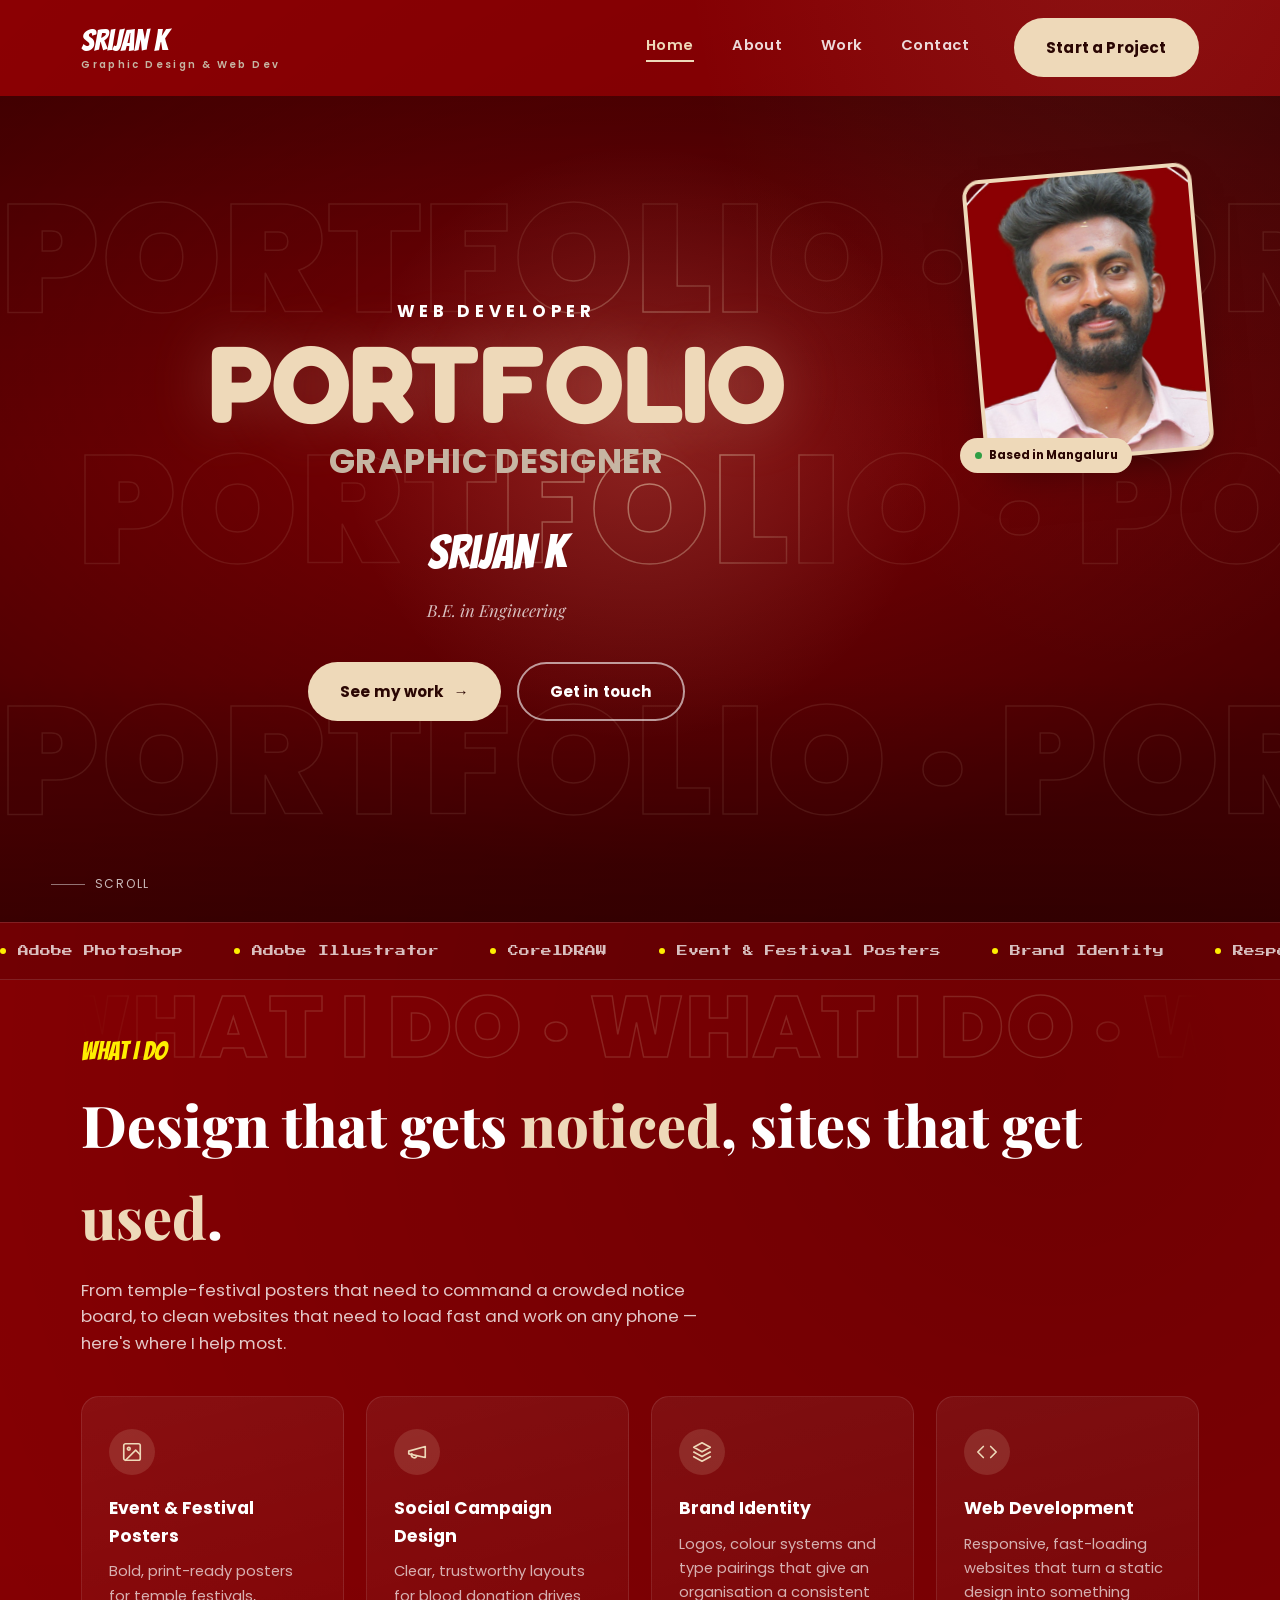
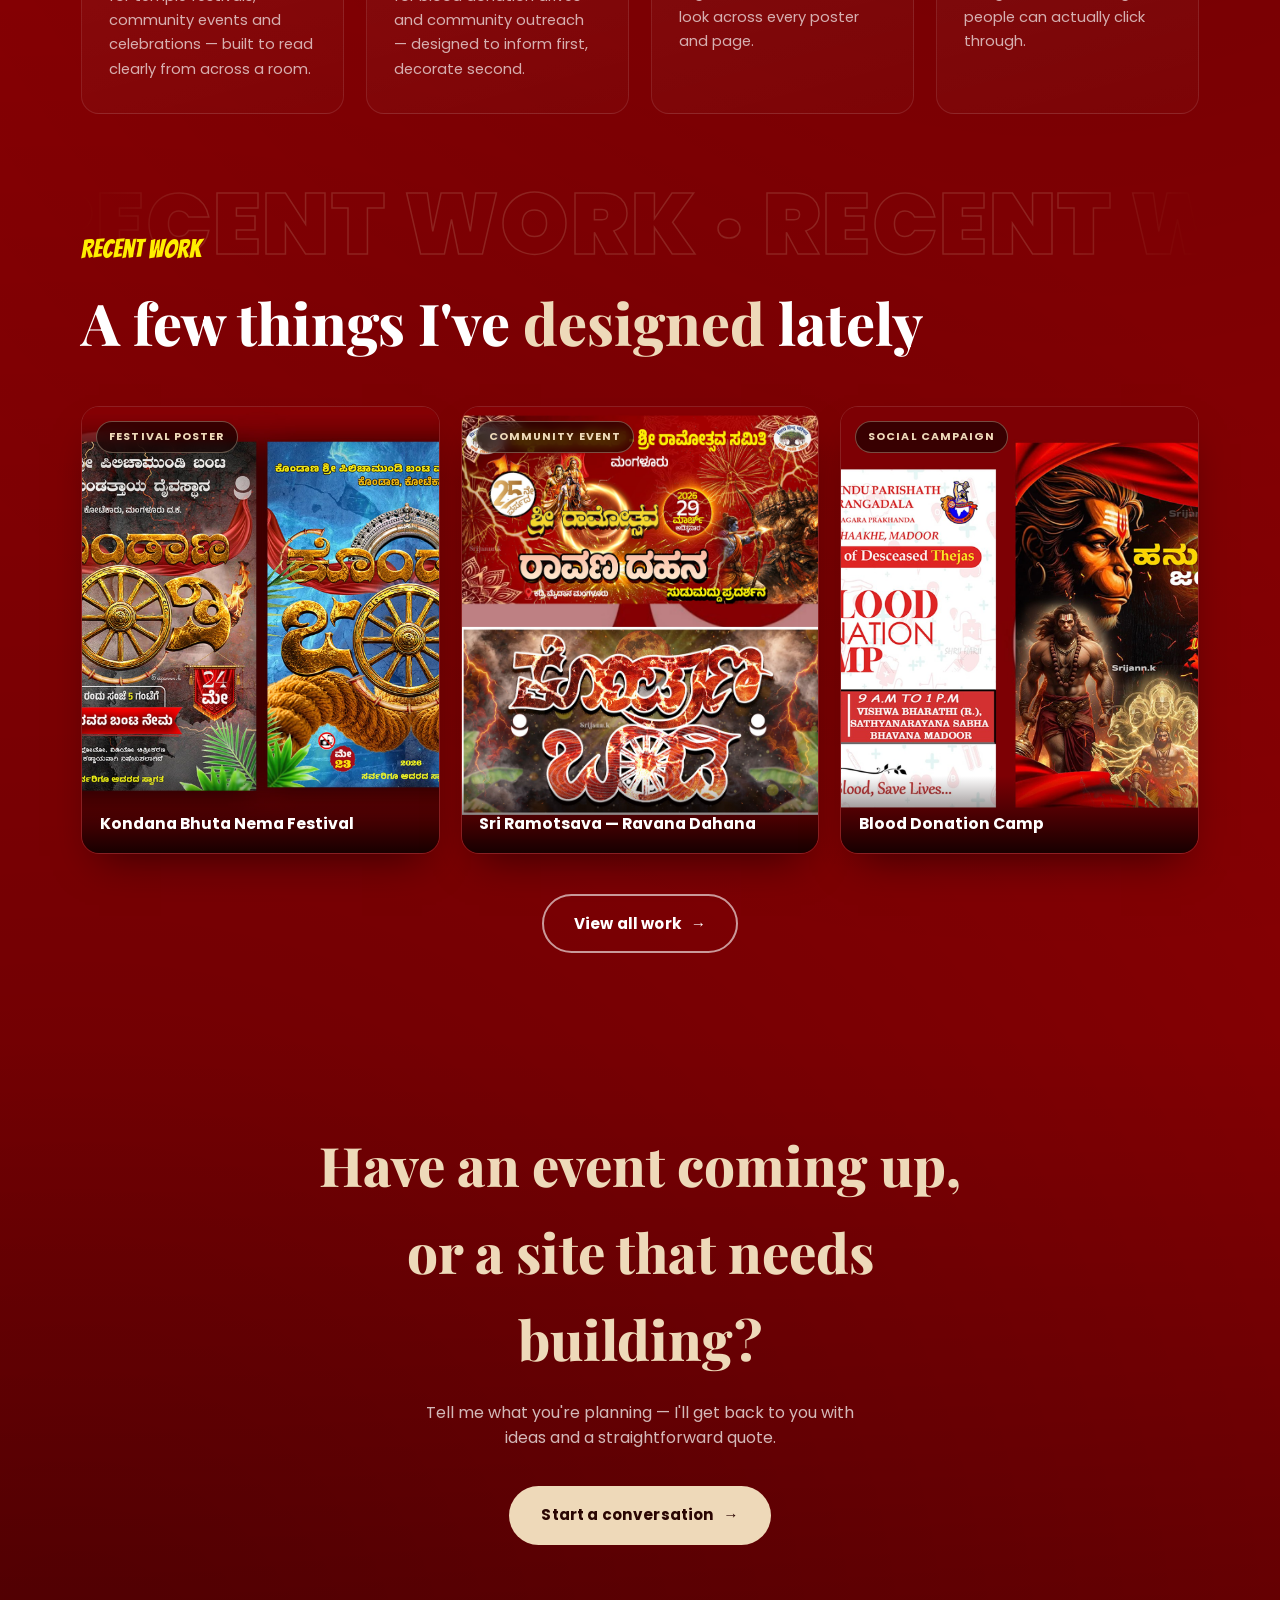
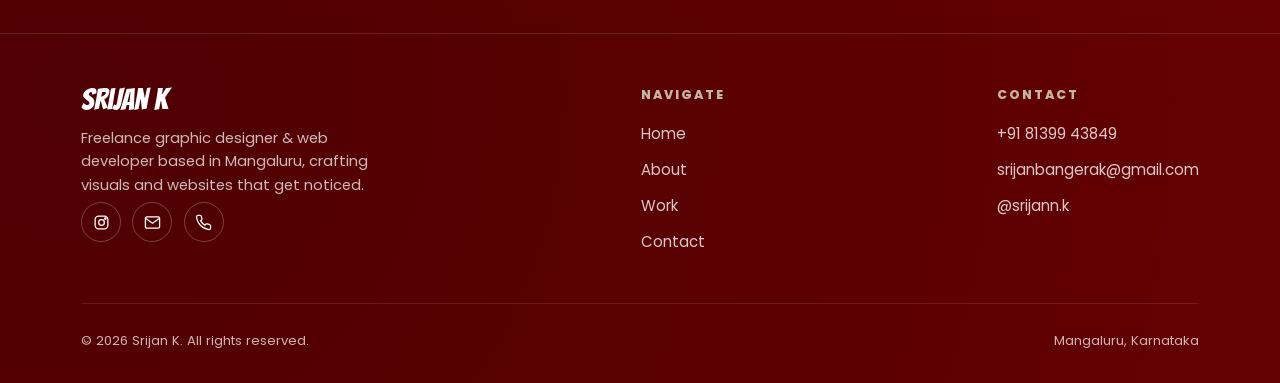
<file: index.html>
<!DOCTYPE html>
<html lang="en">
<head>
<meta charset="UTF-8">
<meta name="viewport" content="width=device-width, initial-scale=1.0">
<title>Srijan K — Graphic Designer &amp; Web Developer, Mangaluru</title>
<meta name="description" content="Srijan K is a Mangaluru-based freelance graphic designer and web developer crafting event posters, brand identities and responsive websites.">
<link rel="preconnect" href="https://fonts.googleapis.com">
<link rel="preconnect" href="https://fonts.gstatic.com" crossorigin>
<link rel="icon" href="images/favicon.svg" type="image/svg+xml">
<link rel="stylesheet" href="css/style.css">
</head>
<body class="field">

<!-- ============ HEADER ============ -->
<header class="site-header" id="siteHeader">
  <div class="container nav">
    <a href="index.html" class="brand">Srijan K<small>Graphic Design &amp; Web Dev</small></a>
    <nav class="nav-links" id="navLinks">
      <a href="index.html" class="active">Home</a>
      <a href="about.html">About</a>
      <a href="work.html">Work</a>
      <a href="contact.html">Contact</a>
      <span class="nav-cta"><a href="contact.html" class="btn btn-solid">Start a Project</a></span>
    </nav>
    <button class="nav-toggle" id="navToggle" aria-label="Toggle menu" aria-expanded="false">
      <svg viewBox="0 0 24 24" fill="none" stroke="currentColor" stroke-width="2" stroke-linecap="round"><line x1="3" y1="6" x2="21" y2="6"/><line x1="3" y1="12" x2="21" y2="12"/><line x1="3" y1="18" x2="21" y2="18"/></svg>
    </button>
  </div>
</header>

<!-- ============ HERO ============ -->
<section class="hero" id="heroSection">
  <div class="hero-watermark" aria-hidden="true">
    <span>PORTFOLIO · PORTFOLIO · PORTFOLIO</span>
    <span>PORTFOLIO · PORTFOLIO · PORTFOLIO</span>
    <span>PORTFOLIO · PORTFOLIO · PORTFOLIO</span>
  </div>
  <div class="hero-watermark hero-watermark--bright" aria-hidden="true">
    <span>PORTFOLIO · PORTFOLIO · PORTFOLIO</span>
    <span>PORTFOLIO · PORTFOLIO · PORTFOLIO</span>
    <span>PORTFOLIO · PORTFOLIO · PORTFOLIO</span>
  </div>
  <div class="hero-glow" aria-hidden="true"></div>

  <div class="container hero-inner">
    <span class="hero-eyebrow fade-up fade-up-1">Web Developer</span>
    <h1 class="hero-title fade-up fade-up-2">Portfolio</h1>
    <div class="hero-sub fade-up fade-up-2">Graphic Designer</div>
    <div class="hero-sign fade-up fade-up-3">Srijan K</div>
    <div class="hero-degree fade-up fade-up-3">B.E. in Engineering</div>
    <div class="hero-actions fade-up fade-up-4">
      <a href="work.html" class="btn btn-solid">See my work <span class="btn-arrow">→</span></a>
      <a href="contact.html" class="btn btn-outline">Get in touch</a>
    </div>
  </div>

  <div class="hero-photo-card fade-up fade-up-4">
    <div class="hero-photo-card-tilt" id="heroPhotoTilt">
      <div class="hero-photo-card-inner">
        <img src="images/profile.jpg" alt="Portrait of Srijan K">
      </div>
    </div>
    <span class="hero-photo-card-badge"><span class="dot"></span>Based in Mangaluru</span>
  </div>

  <div class="scroll-cue"><span class="line"></span> Scroll</div>
</section>

<!-- ============ SOFTWARE STRIP ============ -->
<div class="strip">
  <div class="strip-track">
    <div class="strip-track-group">
      <span class="strip-item"><span class="dot"></span>Adobe Photoshop</span>
      <span class="strip-item"><span class="dot"></span>Adobe Illustrator</span>
      <span class="strip-item"><span class="dot"></span>CorelDRAW</span>
      <span class="strip-item"><span class="dot"></span>Event &amp; Festival Posters</span>
      <span class="strip-item"><span class="dot"></span>Brand Identity</span>
      <span class="strip-item"><span class="dot"></span>Responsive Web Development</span>
    </div>
    <!-- Exact duplicate, hidden from assistive tech — see the CSS comment
         above .strip-track for why this is what makes the loop seamless. -->
    <div class="strip-track-group" aria-hidden="true">
      <span class="strip-item"><span class="dot"></span>Adobe Photoshop</span>
      <span class="strip-item"><span class="dot"></span>Adobe Illustrator</span>
      <span class="strip-item"><span class="dot"></span>CorelDRAW</span>
      <span class="strip-item"><span class="dot"></span>Event &amp; Festival Posters</span>
      <span class="strip-item"><span class="dot"></span>Brand Identity</span>
      <span class="strip-item"><span class="dot"></span>Responsive Web Development</span>
    </div>
  </div>
</div>

<!-- ============ SERVICES ============ -->
<section class="container">
  <div class="section-heading reveal">
    <div class="ghost-wrap" aria-hidden="true"><span>WHAT I DO · WHAT I DO · WHAT I DO</span></div>
    <span class="kicker">What I do</span>
    <h2>Design that gets <em>noticed</em>, sites that get <em>used</em>.</h2>
    <p class="lede">From temple-festival posters that need to command a crowded notice board, to clean websites that need to load fast and work on any phone — here's where I help most.</p>
  </div>
  <div class="services-grid">
    <div class="service-card reveal">
      <div class="icon"><svg viewBox="0 0 24 24" fill="none" stroke="currentColor" stroke-width="1.8" stroke-linecap="round" stroke-linejoin="round"><rect x="3" y="3" width="18" height="18" rx="2"/><circle cx="8.5" cy="8.5" r="1.5"/><path d="M21 15l-5-5L5 21"/></svg></div>
      <h3>Event &amp; Festival Posters</h3>
      <p>Bold, print-ready posters for temple festivals, community events and celebrations — built to read clearly from across a room.</p>
    </div>
    <div class="service-card reveal">
      <div class="icon"><svg viewBox="0 0 24 24" fill="none" stroke="currentColor" stroke-width="1.8" stroke-linecap="round" stroke-linejoin="round"><path d="M3 11l18-5v12L3 14v-3z"/><path d="M11.6 16.8a3 3 0 1 1-5.2-3"/></svg></div>
      <h3>Social Campaign Design</h3>
      <p>Clear, trustworthy layouts for blood donation drives and community outreach — designed to inform first, decorate second.</p>
    </div>
    <div class="service-card reveal">
      <div class="icon"><svg viewBox="0 0 24 24" fill="none" stroke="currentColor" stroke-width="1.8" stroke-linecap="round" stroke-linejoin="round"><path d="M12 2l9 4.9-9 4.9-9-4.9L12 2z"/><path d="M3 12.1l9 4.9 9-4.9"/><path d="M3 17.1l9 4.9 9-4.9"/></svg></div>
      <h3>Brand Identity</h3>
      <p>Logos, colour systems and type pairings that give an organisation a consistent look across every poster and page.</p>
    </div>
    <div class="service-card reveal">
      <div class="icon"><svg viewBox="0 0 24 24" fill="none" stroke="currentColor" stroke-width="1.8" stroke-linecap="round" stroke-linejoin="round"><polyline points="16 18 22 12 16 6"/><polyline points="8 6 2 12 8 18"/></svg></div>
      <h3>Web Development</h3>
      <p>Responsive, fast-loading websites that turn a static design into something people can actually click through.</p>
    </div>
  </div>
</section>

<!-- ============ FEATURED WORK ============ -->
<section class="container">
  <div class="section-heading reveal">
    <div class="ghost-wrap" aria-hidden="true"><span>RECENT WORK · RECENT WORK</span></div>
    <span class="kicker">Recent work</span>
    <h2>A few things I've <em>designed</em> lately</h2>
  </div>
  <div class="feat-grid">
    <a href="work.html" class="feat-card reveal">
      <span class="tag">Festival Poster</span>
      <img src="images/work-kondana-pair.jpg" alt="Kondana Sri Pilichamundi Bhuta Nema festival poster designs">
      <span class="cap">Kondana Bhuta Nema Festival</span>
    </a>
    <a href="work.html" class="feat-card reveal">
      <span class="tag">Community Event</span>
      <img src="images/work-ramotsava.jpg" alt="Sri Ramotsava Ravana Dahana event banner design">
      <span class="cap">Sri Ramotsava — Ravana Dahana</span>
    </a>
    <a href="work.html" class="feat-card reveal">
      <span class="tag">Social Campaign</span>
      <img src="images/work-blood-hanuman.jpg" alt="Blood donation camp poster design">
      <span class="cap">Blood Donation Camp</span>
    </a>
  </div>
  <div class="center-cta reveal">
    <a href="work.html" class="btn btn-outline">View all work <span class="btn-arrow">→</span></a>
  </div>
</section>

<!-- ============ CLOSING CTA ============ -->
<section class="closing-band">
  <div class="container">
    <h2 class="reveal">Have an event coming up, or a site that needs building?</h2>
    <p class="reveal">Tell me what you're planning — I'll get back to you with ideas and a straightforward quote.</p>
    <div class="reveal"><a href="contact.html" class="btn btn-solid">Start a conversation <span class="btn-arrow">→</span></a></div>
  </div>
</section>

<!-- ============ FOOTER ============ -->
<footer class="site-footer">
  <div class="container">
    <div class="footer-top">
      <div class="footer-brand">
        <div class="brand">Srijan K</div>
        <p>Freelance graphic designer &amp; web developer based in Mangaluru, crafting visuals and websites that get noticed.</p>
        <div class="footer-social">
          <a href="https://instagram.com/srijann.k" target="_blank" rel="noopener" aria-label="Instagram">
            <svg viewBox="0 0 24 24" fill="none" stroke="currentColor" stroke-width="1.8"><rect x="3" y="3" width="18" height="18" rx="5"/><circle cx="12" cy="12" r="4"/><circle cx="17.5" cy="6.5" r="1"/></svg>
          </a>
          <a href="mailto:srijanbangerak@gmail.com" aria-label="Email">
            <svg viewBox="0 0 24 24" fill="none" stroke="currentColor" stroke-width="1.8"><rect x="2" y="4" width="20" height="16" rx="2"/><path d="M2 6l10 7 10-7"/></svg>
          </a>
          <a href="tel:+918139943849" aria-label="Phone">
            <svg viewBox="0 0 24 24" fill="none" stroke="currentColor" stroke-width="1.8"><path d="M22 16.9v3a2 2 0 0 1-2.2 2 19.8 19.8 0 0 1-8.6-3 19.5 19.5 0 0 1-6-6 19.8 19.8 0 0 1-3-8.7A2 2 0 0 1 4.1 2h3a2 2 0 0 1 2 1.7c.1.9.3 1.8.6 2.7a2 2 0 0 1-.5 2.1L8 9.7a16 16 0 0 0 6 6l1.2-1.2a2 2 0 0 1 2.1-.5c.9.3 1.8.5 2.7.6a2 2 0 0 1 1.7 2z"/></svg>
          </a>
        </div>
      </div>
      <div class="footer-col">
        <h4>Navigate</h4>
        <ul>
          <li><a href="index.html">Home</a></li>
          <li><a href="about.html">About</a></li>
          <li><a href="work.html">Work</a></li>
          <li><a href="contact.html">Contact</a></li>
        </ul>
      </div>
      <div class="footer-col">
        <h4>Contact</h4>
        <ul>
          <li><a href="tel:+918139943849">+91 81399 43849</a></li>
          <li><a href="mailto:srijanbangerak@gmail.com">srijanbangerak@gmail.com</a></li>
          <li><a href="https://instagram.com/srijann.k" target="_blank" rel="noopener">@srijann.k</a></li>
        </ul>
      </div>
    </div>
    <div class="footer-bottom">
      <span>© 2026 Srijan K. All rights reserved.</span>
      <span>Mangaluru, Karnataka</span>
    </div>
  </div>
</footer>

<script src="js/main.js"></script>
</body>
</html>
</file>
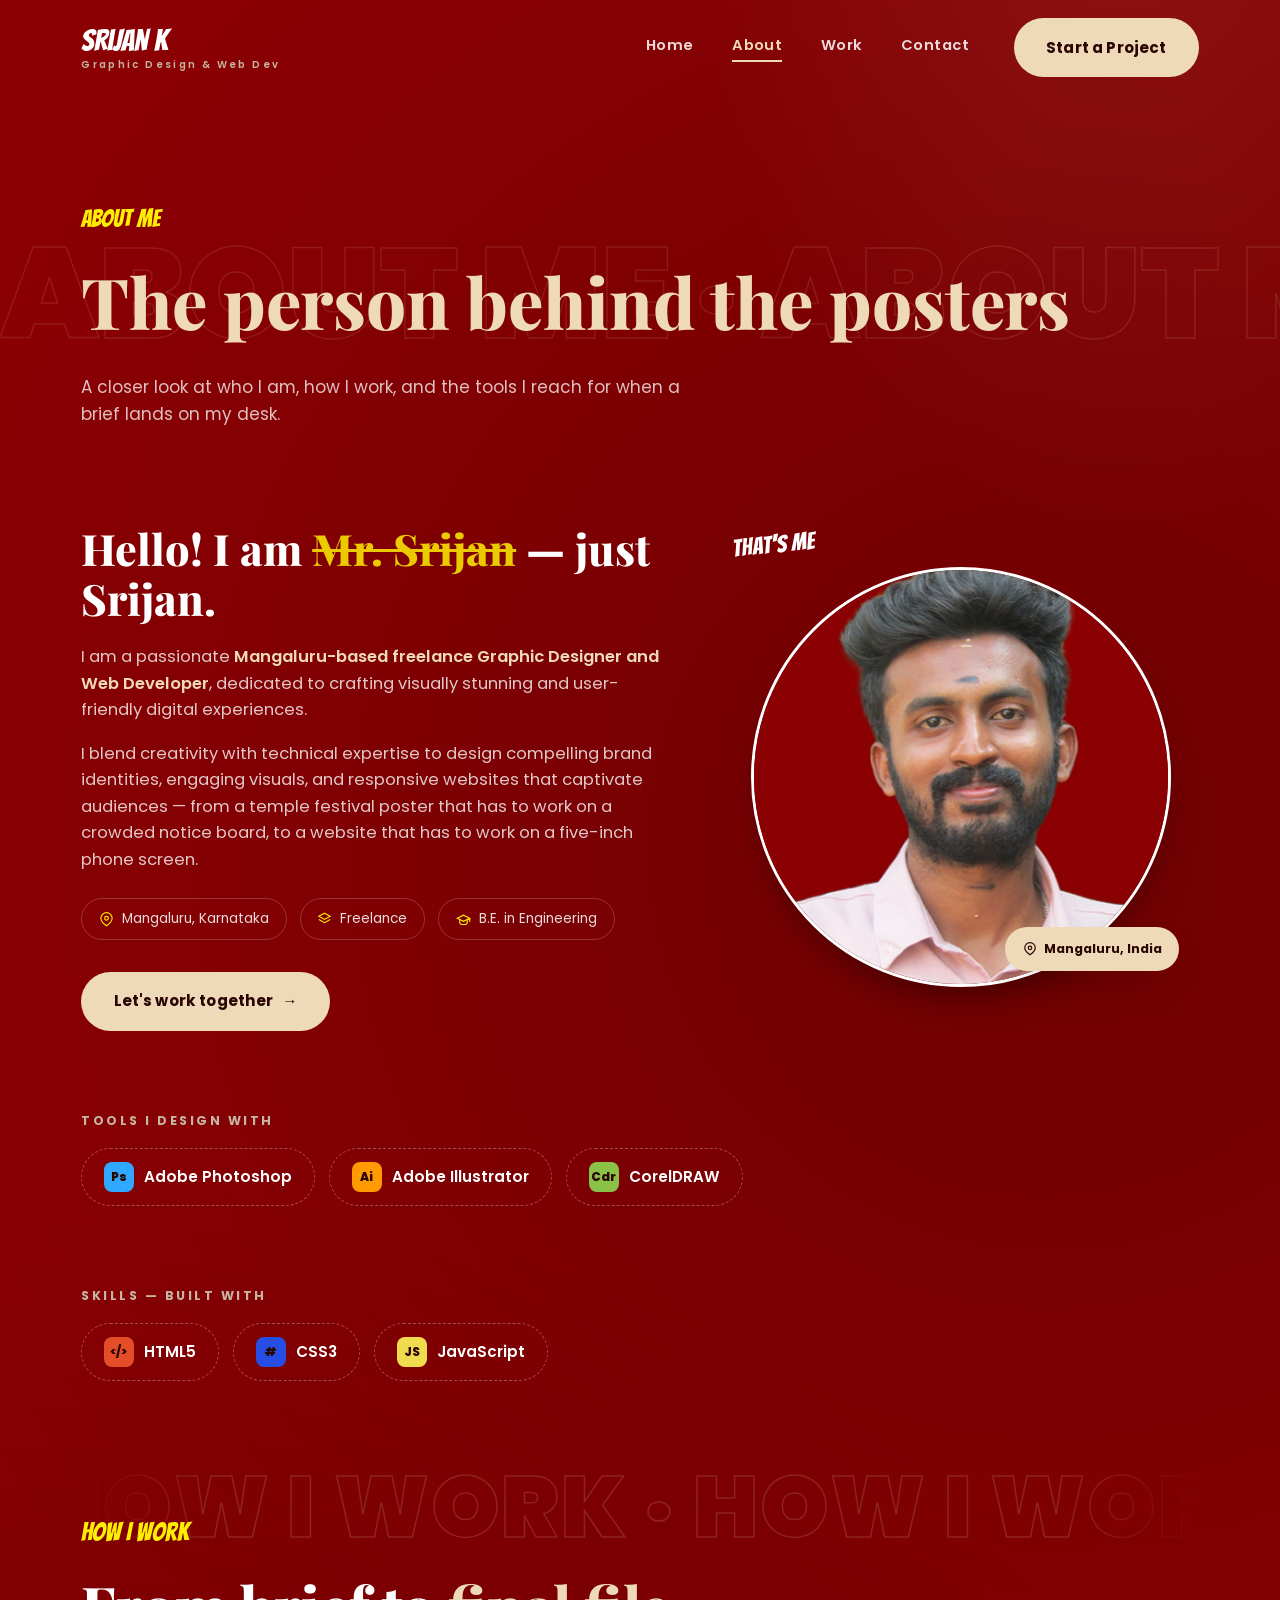
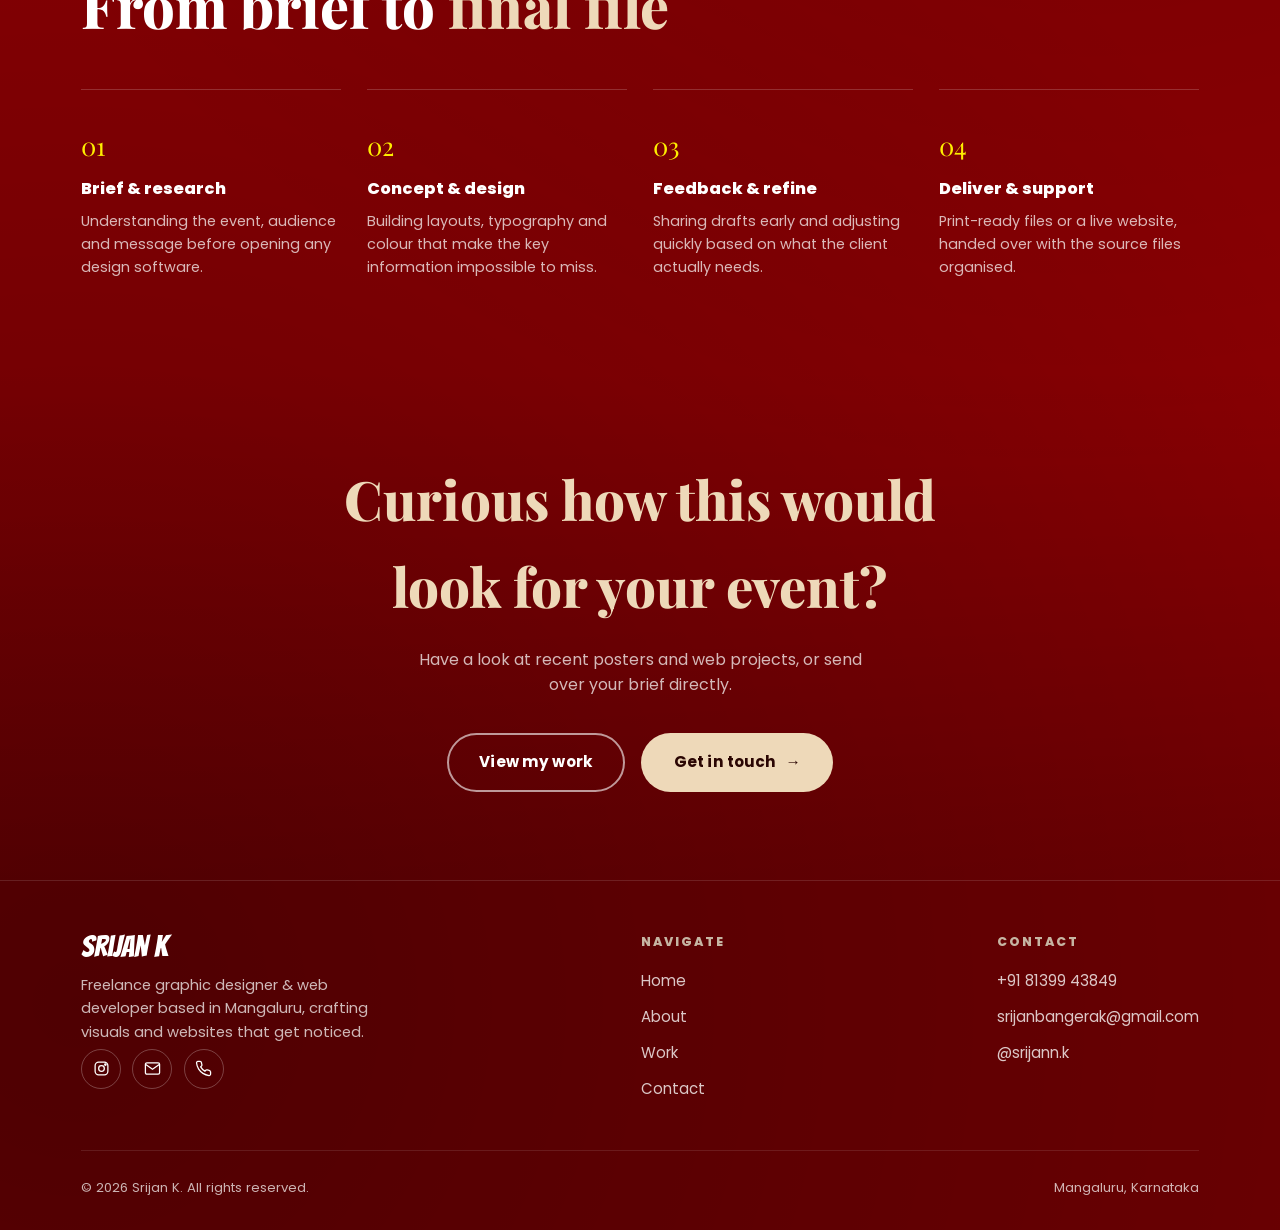
<file: about.html>
<!DOCTYPE html>
<html lang="en">
<head>
<meta charset="UTF-8">
<meta name="viewport" content="width=device-width, initial-scale=1.0">
<title>About — Srijan K</title>
<meta name="description" content="Srijan K is a Mangaluru-based freelance graphic designer and web developer blending creativity with technical expertise.">
<link rel="preconnect" href="https://fonts.googleapis.com">
<link rel="preconnect" href="https://fonts.gstatic.com" crossorigin>
<link rel="icon" href="images/favicon.svg" type="image/svg+xml">
<link rel="stylesheet" href="css/style.css">
</head>
<body class="field">

<!-- ============ HEADER ============ -->
<header class="site-header" id="siteHeader">
  <div class="container nav">
    <a href="index.html" class="brand">Srijan K<small>Graphic Design &amp; Web Dev</small></a>
    <nav class="nav-links" id="navLinks">
      <a href="index.html">Home</a>
      <a href="about.html" class="active">About</a>
      <a href="work.html">Work</a>
      <a href="contact.html">Contact</a>
      <span class="nav-cta"><a href="contact.html" class="btn btn-solid">Start a Project</a></span>
    </nav>
    <button class="nav-toggle" id="navToggle" aria-label="Toggle menu" aria-expanded="false">
      <svg viewBox="0 0 24 24" fill="none" stroke="currentColor" stroke-width="2" stroke-linecap="round"><line x1="3" y1="6" x2="21" y2="6"/><line x1="3" y1="12" x2="21" y2="12"/><line x1="3" y1="18" x2="21" y2="18"/></svg>
    </button>
  </div>
</header>

<!-- ============ PAGE HERO ============ -->
<section class="page-hero">
  <div class="ghost-wrap" aria-hidden="true"><span>ABOUT ME · ABOUT ME · ABOUT ME · ABOUT ME</span></div>
  <div class="container page-hero-inner">
    <span class="kicker fade-up fade-up-1">About me</span>
    <h1 class="fade-up fade-up-2">The person behind the posters</h1>
    <p class="lede fade-up fade-up-3">A closer look at who I am, how I work, and the tools I reach for when a brief lands on my desk.</p>
  </div>
</section>

<!-- ============ ABOUT GRID ============ -->
<section class="container">
  <div class="about-grid">
    <div class="about-copy reveal">
      <h2>Hello! I am <span class="strike">Mr. Srijan</span> — just Srijan.</h2>
      <p>I am a passionate <span class="highlight">Mangaluru-based freelance Graphic Designer and Web Developer</span>, dedicated to crafting visually stunning and user-friendly digital experiences.</p>
      <p>I blend creativity with technical expertise to design compelling brand identities, engaging visuals, and responsive websites that captivate audiences — from a temple festival poster that has to work on a crowded notice board, to a website that has to work on a five-inch phone screen.</p>
      <div class="about-meta">
        <span class="meta-pill"><svg viewBox="0 0 24 24" fill="none" stroke="currentColor" stroke-width="1.8"><path d="M21 10c0 6-9 12-9 12s-9-6-9-12a9 9 0 0 1 18 0z"/><circle cx="12" cy="10" r="3"/></svg>Mangaluru, Karnataka</span>
        <span class="meta-pill"><svg viewBox="0 0 24 24" fill="none" stroke="currentColor" stroke-width="1.8"><path d="M12 2l9 4.9-9 4.9-9-4.9L12 2z"/><path d="M3 12.1l9 4.9 9-4.9"/></svg>Freelance</span>
        <span class="meta-pill"><svg viewBox="0 0 24 24" fill="none" stroke="currentColor" stroke-width="1.8"><path d="M22 10v6M2 10l10-5 10 5-10 5-10-5z"/><path d="M6 12v5c0 1.7 2.7 3 6 3s6-1.3 6-3v-5"/></svg>B.E. in Engineering</span>
      </div>
      <a href="contact.html" class="btn btn-solid">Let's work together <span class="btn-arrow">→</span></a>
    </div>
    <div class="about-photo reveal">
      <span class="scribble">that's me</span>
      <div class="ring">
        <img src="images/profile.jpg" alt="Portrait of Srijan K">
      </div>
      <span class="badge"><svg width="14" height="14" viewBox="0 0 24 24" fill="none" stroke="currentColor" stroke-width="2"><path d="M21 10c0 6-9 12-9 12s-9-6-9-12a9 9 0 0 1 18 0z"/><circle cx="12" cy="10" r="3"/></svg>Mangaluru, India</span>
    </div>
  </div>
</section>

<!-- ============ SOFTWARE ============ -->
<section class="container software-block">
  <span class="label reveal">Tools I design with</span>
  <div class="software-list">
    <span class="software-pill reveal"><span class="swatch" style="background:#31A8FF">Ps</span>Adobe Photoshop</span>
    <span class="software-pill reveal"><span class="swatch" style="background:#FF9A00">Ai</span>Adobe Illustrator</span>
    <span class="software-pill reveal"><span class="swatch" style="background:#8ac247">Cdr</span>CorelDRAW</span>
  </div>
</section>

<!-- ============ SKILLS ============ -->
<section class="container software-block">
  <span class="label reveal">Skills — built with</span>
  <div class="software-list">
    <span class="software-pill reveal"><span class="swatch" style="background:#E44D26">&lt;/&gt;</span>HTML5</span>
    <span class="software-pill reveal"><span class="swatch" style="background:#264DE4">#</span>CSS3</span>
    <span class="software-pill reveal"><span class="swatch" style="background:#F0DB4F">JS</span>JavaScript</span>
  </div>
</section>

<!-- ============ PROCESS ============ -->
<section class="container process">
  <div class="section-heading reveal">
    <div class="ghost-wrap" aria-hidden="true"><span>HOW I WORK · HOW I WORK</span></div>
    <span class="kicker">How I work</span>
    <h2>From brief to <em>final file</em></h2>
  </div>
  <div class="process-grid">
    <div class="process-step reveal">
      <span class="step-num">01</span>
      <h3>Brief &amp; research</h3>
      <p>Understanding the event, audience and message before opening any design software.</p>
    </div>
    <div class="process-step reveal">
      <span class="step-num">02</span>
      <h3>Concept &amp; design</h3>
      <p>Building layouts, typography and colour that make the key information impossible to miss.</p>
    </div>
    <div class="process-step reveal">
      <span class="step-num">03</span>
      <h3>Feedback &amp; refine</h3>
      <p>Sharing drafts early and adjusting quickly based on what the client actually needs.</p>
    </div>
    <div class="process-step reveal">
      <span class="step-num">04</span>
      <h3>Deliver &amp; support</h3>
      <p>Print-ready files or a live website, handed over with the source files organised.</p>
    </div>
  </div>
</section>

<!-- ============ CLOSING CTA ============ -->
<section class="closing-band">
  <div class="container">
    <h2 class="reveal">Curious how this would look for your event?</h2>
    <p class="reveal">Have a look at recent posters and web projects, or send over your brief directly.</p>
    <div class="reveal" style="display:flex; gap:1rem; justify-content:center; flex-wrap:wrap;">
      <a href="work.html" class="btn btn-outline">View my work</a>
      <a href="contact.html" class="btn btn-solid">Get in touch <span class="btn-arrow">→</span></a>
    </div>
  </div>
</section>

<!-- ============ FOOTER ============ -->
<footer class="site-footer">
  <div class="container">
    <div class="footer-top">
      <div class="footer-brand">
        <div class="brand">Srijan K</div>
        <p>Freelance graphic designer &amp; web developer based in Mangaluru, crafting visuals and websites that get noticed.</p>
        <div class="footer-social">
          <a href="https://instagram.com/srijann.k" target="_blank" rel="noopener" aria-label="Instagram">
            <svg viewBox="0 0 24 24" fill="none" stroke="currentColor" stroke-width="1.8"><rect x="3" y="3" width="18" height="18" rx="5"/><circle cx="12" cy="12" r="4"/><circle cx="17.5" cy="6.5" r="1"/></svg>
          </a>
          <a href="mailto:srijanbangerak@gmail.com" aria-label="Email">
            <svg viewBox="0 0 24 24" fill="none" stroke="currentColor" stroke-width="1.8"><rect x="2" y="4" width="20" height="16" rx="2"/><path d="M2 6l10 7 10-7"/></svg>
          </a>
          <a href="tel:+918139943849" aria-label="Phone">
            <svg viewBox="0 0 24 24" fill="none" stroke="currentColor" stroke-width="1.8"><path d="M22 16.9v3a2 2 0 0 1-2.2 2 19.8 19.8 0 0 1-8.6-3 19.5 19.5 0 0 1-6-6 19.8 19.8 0 0 1-3-8.7A2 2 0 0 1 4.1 2h3a2 2 0 0 1 2 1.7c.1.9.3 1.8.6 2.7a2 2 0 0 1-.5 2.1L8 9.7a16 16 0 0 0 6 6l1.2-1.2a2 2 0 0 1 2.1-.5c.9.3 1.8.5 2.7.6a2 2 0 0 1 1.7 2z"/></svg>
          </a>
        </div>
      </div>
      <div class="footer-col">
        <h4>Navigate</h4>
        <ul>
          <li><a href="index.html">Home</a></li>
          <li><a href="about.html">About</a></li>
          <li><a href="work.html">Work</a></li>
          <li><a href="contact.html">Contact</a></li>
        </ul>
      </div>
      <div class="footer-col">
        <h4>Contact</h4>
        <ul>
          <li><a href="tel:+918139943849">+91 81399 43849</a></li>
          <li><a href="mailto:srijanbangerak@gmail.com">srijanbangerak@gmail.com</a></li>
          <li><a href="https://instagram.com/srijann.k" target="_blank" rel="noopener">@srijann.k</a></li>
        </ul>
      </div>
    </div>
    <div class="footer-bottom">
      <span>© 2026 Srijan K. All rights reserved.</span>
      <span>Mangaluru, Karnataka</span>
    </div>
  </div>
</footer>

<script src="js/main.js"></script>
</body>
</html>
</file>
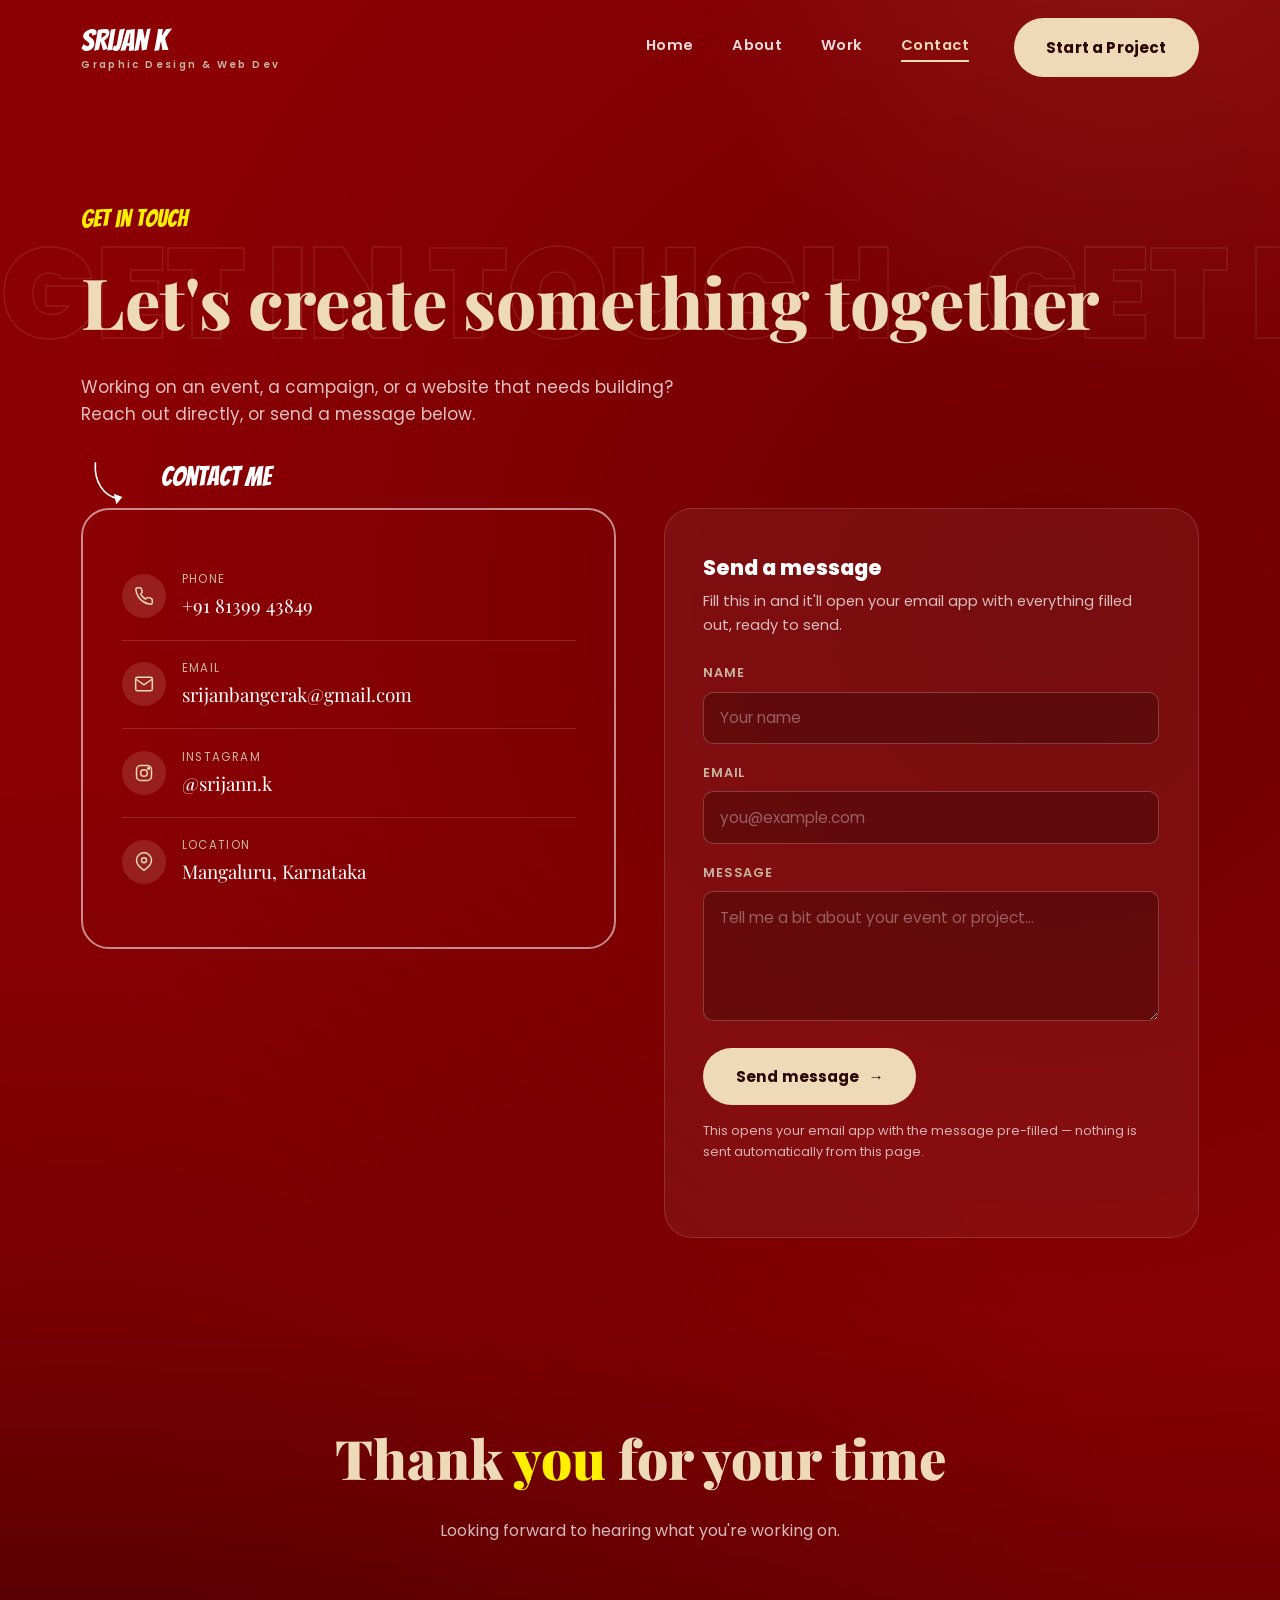
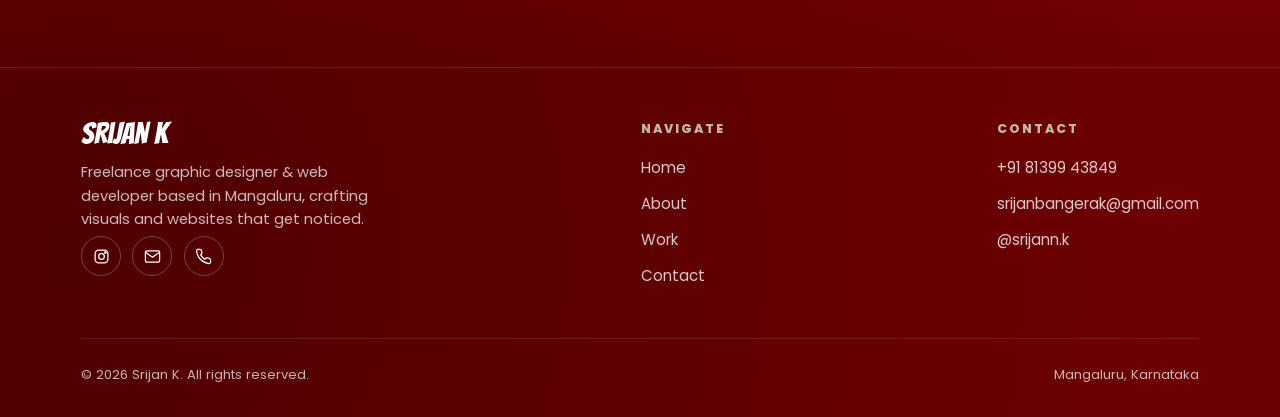
<file: contact.html>
<!DOCTYPE html>
<html lang="en">
<head>
<meta charset="UTF-8">
<meta name="viewport" content="width=device-width, initial-scale=1.0">
<title>Contact — Srijan K</title>
<meta name="description" content="Get in touch with Srijan K for graphic design and web development work — phone, email and Instagram.">
<link rel="preconnect" href="https://fonts.googleapis.com">
<link rel="preconnect" href="https://fonts.gstatic.com" crossorigin>
<link rel="icon" href="images/favicon.svg" type="image/svg+xml">
<link rel="stylesheet" href="css/style.css">
</head>
<body class="field">

<!-- ============ HEADER ============ -->
<header class="site-header" id="siteHeader">
  <div class="container nav">
    <a href="index.html" class="brand">Srijan K<small>Graphic Design &amp; Web Dev</small></a>
    <nav class="nav-links" id="navLinks">
      <a href="index.html">Home</a>
      <a href="about.html">About</a>
      <a href="work.html">Work</a>
      <a href="contact.html" class="active">Contact</a>
      <span class="nav-cta"><a href="contact.html" class="btn btn-solid">Start a Project</a></span>
    </nav>
    <button class="nav-toggle" id="navToggle" aria-label="Toggle menu" aria-expanded="false">
      <svg viewBox="0 0 24 24" fill="none" stroke="currentColor" stroke-width="2" stroke-linecap="round"><line x1="3" y1="6" x2="21" y2="6"/><line x1="3" y1="12" x2="21" y2="12"/><line x1="3" y1="18" x2="21" y2="18"/></svg>
    </button>
  </div>
</header>

<!-- ============ PAGE HERO ============ -->
<section class="page-hero">
  <div class="ghost-wrap" aria-hidden="true"><span>GET IN TOUCH · GET IN TOUCH</span></div>
  <div class="container page-hero-inner">
    <span class="kicker fade-up fade-up-1">Get in touch</span>
    <h1 class="fade-up fade-up-2">Let's create something together</h1>
    <p class="lede fade-up fade-up-3">Working on an event, a campaign, or a website that needs building? Reach out directly, or send a message below.</p>
  </div>
</section>

<!-- ============ CONTACT GRID ============ -->
<section class="container">
  <div class="contact-grid">

    <div class="contact-card reveal">
      <span class="contact-annot">
        <svg viewBox="0 0 90 70" fill="none"><path d="M6 6C4 34 18 56 40 60" stroke="currentColor" stroke-width="2.5" stroke-linecap="round"/><polygon points="34,53 47,58 38,69" fill="currentColor"/></svg>
        Contact me
      </span>

      <div class="contact-row">
        <span class="ic"><svg viewBox="0 0 24 24" fill="none" stroke="currentColor" stroke-width="1.8"><path d="M22 16.9v3a2 2 0 0 1-2.2 2 19.8 19.8 0 0 1-8.6-3 19.5 19.5 0 0 1-6-6 19.8 19.8 0 0 1-3-8.7A2 2 0 0 1 4.1 2h3a2 2 0 0 1 2 1.7c.1.9.3 1.8.6 2.7a2 2 0 0 1-.5 2.1L8 9.7a16 16 0 0 0 6 6l1.2-1.2a2 2 0 0 1 2.1-.5c.9.3 1.8.5 2.7.6a2 2 0 0 1 1.7 2z"/></svg></span>
        <div class="tx">
          <div class="lbl">Phone</div>
          <a href="tel:+918139943849">+91 81399 43849</a>
        </div>
      </div>

      <div class="contact-row">
        <span class="ic"><svg viewBox="0 0 24 24" fill="none" stroke="currentColor" stroke-width="1.8"><rect x="2" y="4" width="20" height="16" rx="2"/><path d="M2 6l10 7 10-7"/></svg></span>
        <div class="tx">
          <div class="lbl">Email</div>
          <a href="mailto:srijanbangerak@gmail.com">srijanbangerak@gmail.com</a>
        </div>
      </div>

      <div class="contact-row">
        <span class="ic"><svg viewBox="0 0 24 24" fill="none" stroke="currentColor" stroke-width="1.8"><rect x="3" y="3" width="18" height="18" rx="5"/><circle cx="12" cy="12" r="4"/><circle cx="17.5" cy="6.5" r="1"/></svg></span>
        <div class="tx">
          <div class="lbl">Instagram</div>
          <a href="https://instagram.com/srijann.k" target="_blank" rel="noopener">@srijann.k</a>
        </div>
      </div>

      <div class="contact-row">
        <span class="ic"><svg viewBox="0 0 24 24" fill="none" stroke="currentColor" stroke-width="1.8"><path d="M21 10c0 6-9 12-9 12s-9-6-9-12a9 9 0 0 1 18 0z"/><circle cx="12" cy="10" r="3"/></svg></span>
        <div class="tx">
          <div class="lbl">Location</div>
          <span>Mangaluru, Karnataka</span>
        </div>
      </div>
    </div>

    <div class="form-card reveal">
      <h3>Send a message</h3>
      <p>Fill this in and it'll open your email app with everything filled out, ready to send.</p>
      <form id="contactForm">
        <div class="field-row">
          <label for="name">Name</label>
          <input type="text" id="name" name="name" placeholder="Your name" required>
        </div>
        <div class="field-row">
          <label for="email">Email</label>
          <input type="email" id="email" name="email" placeholder="you@example.com" required>
        </div>
        <div class="field-row">
          <label for="message">Message</label>
          <textarea id="message" name="message" placeholder="Tell me a bit about your event or project..." required></textarea>
        </div>
        <button type="submit" class="btn btn-solid">Send message <span class="btn-arrow">→</span></button>
        <p class="form-note">This opens your email app with the message pre-filled — nothing is sent automatically from this page.</p>
        <p class="form-status" id="formStatus"></p>
      </form>
    </div>

  </div>
</section>

<!-- ============ SIGN-OFF ============ -->
<section class="closing-band">
  <div class="container">
    <h2 class="reveal" style="font-family:var(--font-display); font-weight:900;">Thank <span style="color:var(--yellow)">you</span> for your time</h2>
    <p class="reveal">Looking forward to hearing what you're working on.</p>
  </div>
</section>

<!-- ============ FOOTER ============ -->
<footer class="site-footer">
  <div class="container">
    <div class="footer-top">
      <div class="footer-brand">
        <div class="brand">Srijan K</div>
        <p>Freelance graphic designer &amp; web developer based in Mangaluru, crafting visuals and websites that get noticed.</p>
        <div class="footer-social">
          <a href="https://instagram.com/srijann.k" target="_blank" rel="noopener" aria-label="Instagram">
            <svg viewBox="0 0 24 24" fill="none" stroke="currentColor" stroke-width="1.8"><rect x="3" y="3" width="18" height="18" rx="5"/><circle cx="12" cy="12" r="4"/><circle cx="17.5" cy="6.5" r="1"/></svg>
          </a>
          <a href="mailto:srijanbangerak@gmail.com" aria-label="Email">
            <svg viewBox="0 0 24 24" fill="none" stroke="currentColor" stroke-width="1.8"><rect x="2" y="4" width="20" height="16" rx="2"/><path d="M2 6l10 7 10-7"/></svg>
          </a>
          <a href="tel:+918139943849" aria-label="Phone">
            <svg viewBox="0 0 24 24" fill="none" stroke="currentColor" stroke-width="1.8"><path d="M22 16.9v3a2 2 0 0 1-2.2 2 19.8 19.8 0 0 1-8.6-3 19.5 19.5 0 0 1-6-6 19.8 19.8 0 0 1-3-8.7A2 2 0 0 1 4.1 2h3a2 2 0 0 1 2 1.7c.1.9.3 1.8.6 2.7a2 2 0 0 1-.5 2.1L8 9.7a16 16 0 0 0 6 6l1.2-1.2a2 2 0 0 1 2.1-.5c.9.3 1.8.5 2.7.6a2 2 0 0 1 1.7 2z"/></svg>
          </a>
        </div>
      </div>
      <div class="footer-col">
        <h4>Navigate</h4>
        <ul>
          <li><a href="index.html">Home</a></li>
          <li><a href="about.html">About</a></li>
          <li><a href="work.html">Work</a></li>
          <li><a href="contact.html">Contact</a></li>
        </ul>
      </div>
      <div class="footer-col">
        <h4>Contact</h4>
        <ul>
          <li><a href="tel:+918139943849">+91 81399 43849</a></li>
          <li><a href="mailto:srijanbangerak@gmail.com">srijanbangerak@gmail.com</a></li>
          <li><a href="https://instagram.com/srijann.k" target="_blank" rel="noopener">@srijann.k</a></li>
        </ul>
      </div>
    </div>
    <div class="footer-bottom">
      <span>© 2026 Srijan K. All rights reserved.</span>
      <span>Mangaluru, Karnataka</span>
    </div>
  </div>
</footer>

<script src="js/main.js"></script>
</body>
</html>
</file>
<file: css/style.css>
/* =========================================================
   SRIJAN K — PORTFOLIO
   Brand tokens lifted directly from the poster/deck artwork:
   maroon field, cream display fill, hot-yellow pop, taupe label.
   ========================================================= */

@import url('https://fonts.googleapis.com/css2?family=Playfair+Display:ital,wght@0,600;0,700;0,800;0,900;1,600&family=Poppins:wght@400;500;600;700;800;900&family=Bangers&family=Fredoka:wght@500;600;700&family=Press+Start+2P&display=swap');

:root{
  /* --- colors: sampled straight from the artboards --- */
  --maroon:        #8B0003;
  --maroon-deep:   #5c0002;
  --maroon-darker: #3d0001;
  --maroon-light:  #a80007;
  --cream:         #EED9B9;
  --yellow:        #FEEE00;
  --taupe:         #C6B5A3;
  --white:         #FFFFFF;
  --ink:           #2a0603;

  /* --- type ---
     Bangers/Fredoka/Press Start 2P replace an earlier ask for Milker,
     Arcade Zone and Comic Roasting — those three are personal-use-only
     fonts not on Google Fonts, which would've been a licensing problem
     on a site marketing a freelance business. These are free-for-
     commercial-use lookalikes with a similar bold/retro/comic energy. */
  --font-display: 'Playfair Display', serif;
  --font-sans:    'Poppins', sans-serif;
  --font-script:  'Bangers', cursive;
  --font-headline:'Fredoka', sans-serif;
  --font-marquee: 'Press Start 2P', cursive;

  /* --- layout --- */
  --page-max: 1220px;
  --pad: clamp(1.25rem, 4vw, 3.5rem);
  --radius-lg: 28px;
  --radius-md: 18px;
  --radius-sm: 10px;

  --shadow-card: 0 20px 40px -18px rgba(0,0,0,0.55);
  --ease: cubic-bezier(.22,.85,.32,1);
}

*, *::before, *::after{ box-sizing: border-box; }
html{ scroll-behavior: smooth; }
@media (prefers-reduced-motion: reduce){
  html{ scroll-behavior: auto; }
  *, *::before, *::after{ animation-duration: 0.001ms !important; animation-iteration-count: 1 !important; transition-duration: 0.001ms !important; scroll-behavior: auto !important; }
}

body{
  margin: 0;
  background: var(--maroon);
  color: var(--white);
  font-family: var(--font-sans);
  font-size: 16px;
  line-height: 1.6;
  -webkit-font-smoothing: antialiased;
  overflow-x: hidden;
}

img{ max-width: 100%; display: block; }
a{ color: inherit; text-decoration: none; }
ul{ margin:0; padding:0; list-style:none; }
button{ font-family: inherit; }

::selection{ background: var(--yellow); color: var(--ink); }

:focus-visible{
  outline: 2px solid var(--yellow);
  outline-offset: 3px;
  border-radius: 4px;
}

.container{
  max-width: var(--page-max);
  margin-inline: auto;
  padding-inline: var(--pad);
}

/* subtle vignette texture used behind every page — echoes the layered
   translucent circles on the "About Me" artboard */
.field{
  position: relative;
  background:
    radial-gradient(ellipse 60% 45% at 88% -8%, rgba(238,217,185,0.10), transparent 60%),
    radial-gradient(circle at 82% 30%, rgba(0,0,0,0.20), transparent 55%),
    radial-gradient(circle at 6% 92%, rgba(0,0,0,0.28), transparent 50%),
    var(--maroon);
}

/* =========================================================
   TYPE SCALE
   ========================================================= */
.eyebrow{
  font-family: var(--font-sans);
  font-weight: 700;
  letter-spacing: 0.22em;
  text-transform: uppercase;
  font-size: 0.8rem;
  color: var(--white);
}

.script{
  font-family: var(--font-script);
  color: var(--white);
}

h1, h2, h3, h4{
  margin: 0;
  font-family: var(--font-display);
  font-weight: 800;
}

p{ margin: 0; }

.section-heading{
  position: relative;
  padding: 3.2rem 0 2.4rem;
  text-align: left;
}
.section-heading .ghost-wrap{
  position: absolute;
  inset: -1.4rem 0 auto 0;
  height: 7.5rem;
  overflow: hidden;
  pointer-events: none;
  z-index: 0;
  mask-image: linear-gradient(to right, transparent, black 12%, black 88%, transparent);
}
.section-heading .ghost-wrap span{
  display: block;
  white-space: nowrap;
  font-family: var(--font-sans);
  font-weight: 900;
  text-transform: uppercase;
  font-size: 5.4rem;
  letter-spacing: 0.02em;
  color: transparent;
  -webkit-text-stroke: 1.5px rgba(238,217,185,0.16);
  transform: translateX(-4%);
}
.section-heading .kicker{
  position: relative;
  z-index: 1;
  font-family: var(--font-script);
  font-size: 1.6rem;
  color: var(--yellow);
  display: inline-block;
  margin-bottom: 0.35rem;
}
.section-heading h2{
  position: relative;
  z-index: 1;
  font-size: clamp(2.4rem, 5vw, 3.6rem);
  color: var(--white);
}
.section-heading h2 em{
  font-style: normal;
  color: var(--cream);
}
.section-heading p.lede{
  position: relative;
  z-index: 1;
  max-width: 56ch;
  margin-top: 0.9rem;
  color: rgba(255,255,255,0.78);
  font-size: 1.05rem;
}

/* =========================================================
   BUTTONS
   ========================================================= */
.btn{
  display: inline-flex;
  align-items: center;
  gap: 0.55rem;
  font-family: var(--font-sans);
  font-weight: 700;
  font-size: 0.95rem;
  letter-spacing: 0.01em;
  padding: 0.95rem 1.9rem;
  border-radius: 999px;
  border: 2px solid transparent;
  cursor: pointer;
  transition: transform 0.25s var(--ease), background 0.25s var(--ease), color 0.25s var(--ease), border-color .25s var(--ease);
  white-space: nowrap;
}
.btn:hover{ transform: translateY(-2px); }
.btn:active{ transform: translateY(0); }

.btn-solid{
  background: var(--cream);
  color: var(--ink);
}
.btn-solid:hover{ background: var(--white); }

.btn-outline{
  border-color: rgba(255,255,255,0.6);
  color: var(--white);
  background: transparent;
}
.btn-outline:hover{ border-color: var(--white); background: rgba(255,255,255,0.08); }

.btn-arrow{ transition: transform .25s var(--ease); display:inline-block; }
.btn:hover .btn-arrow{ transform: translateX(4px); }

/* =========================================================
   NAV
   ========================================================= */
.site-header{
  position: sticky;
  top: 0;
  z-index: 100;
  background: rgba(93,0,2,0.0);
  border-bottom: 1px solid rgba(255,255,255,0.0);
  transition: background .3s var(--ease), border-color .3s var(--ease), box-shadow .3s var(--ease);
}
.site-header.is-scrolled{
  background: rgba(61,0,1,0.86);
  backdrop-filter: blur(10px);
  border-bottom-color: rgba(255,255,255,0.1);
  box-shadow: 0 10px 30px -18px rgba(0,0,0,0.7);
}
.nav{
  display: flex;
  align-items: center;
  justify-content: space-between;
  padding-block: 1.15rem;
}
.brand{
  font-family: var(--font-script);
  font-size: 1.9rem;
  color: var(--white);
  line-height: 1;
}
.brand small{
  display: block;
  font-family: var(--font-sans);
  font-size: 0.62rem;
  letter-spacing: 0.24em;
  font-weight: 600;
  color: var(--taupe);
  margin-top: 0.2rem;
}
.nav-links{
  display: flex;
  align-items: center;
  gap: 2.4rem;
}
/* `> a` (direct-child) deliberately, not `a` — the CTA link is also
   technically inside .nav-links (nested one level deeper, in .nav-cta),
   and a plain `.nav-links a` selector's higher specificity (element +
   class) than `.btn`'s (one class) would leak this padding/underline
   styling onto the button and visibly squash its padding. */
.nav-links > a{
  font-weight: 600;
  font-size: 0.92rem;
  letter-spacing: 0.03em;
  color: rgba(255,255,255,0.85);
  position: relative;
  padding-bottom: 4px;
}
.nav-links > a::after{
  content: '';
  position: absolute;
  left: 0; bottom: 0;
  width: 0; height: 2px;
  background: var(--yellow);
  transition: width .25s var(--ease);
}
.nav-links > a:hover{ color: var(--white); }
.nav-links > a:hover::after{ width: 100%; }
.nav-links > a.active{ color: var(--cream); }
.nav-links > a.active::after{ width: 100%; background: var(--cream); }

.nav-cta{ margin-left: 0.4rem; }

.nav-toggle{
  display: none;
  width: 42px; height: 42px;
  border-radius: 50%;
  border: 1.5px solid rgba(255,255,255,0.4);
  background: transparent;
  color: var(--white);
  align-items: center;
  justify-content: center;
  cursor: pointer;
}
.nav-toggle svg{ width: 18px; height: 18px; }

@media (max-width: 880px){
  .nav-links{
    position: fixed;
    inset: 72px 0 0 0;
    flex-direction: column;
    justify-content: flex-start;
    gap: 0;
    background: rgba(35,0,1,0.98);
    backdrop-filter: blur(10px);
    padding: 1rem var(--pad) 2rem;
    transform: translateY(-12px);
    opacity: 0;
    pointer-events: none;
    transition: transform .3s var(--ease), opacity .3s var(--ease);
  }
  .nav-links.is-open{
    transform: translateY(0);
    opacity: 1;
    pointer-events: auto;
  }
  .nav-links > a{
    width: 100%;
    padding: 1rem 0;
    border-bottom: 1px solid rgba(255,255,255,0.08);
    font-size: 1.05rem;
  }
  .nav-cta{ margin-left: 0; margin-top: 1.2rem; width: 100%; }
  .nav-cta .btn{ width: 100%; justify-content: center; }
  .nav-toggle{ display: inline-flex; }
}

/* =========================================================
   HERO (home)
   ========================================================= */
.hero{
  position: relative;
  min-height: calc(100svh - 74px);
  display: flex;
  align-items: center;
  overflow: hidden;
  padding-block: 3rem;
  /* --mx/--my default to dead centre so the spotlight and bright watermark
     below have a sane resting position before any pointermove fires — and
     stay there permanently on touch devices, which never fire pointermove. */
  --mx: 50%;
  --my: 42%;
  perspective: 1200px;
}
/* Darkens the corners so the mouse-driven glow below has something to cut
   through — this is the "moodier" half of the spotlight effect. */
.hero::before{
  content: '';
  position: absolute;
  inset: 0;
  z-index: 0;
  pointer-events: none;
  background:
    radial-gradient(ellipse 70% 55% at 50% 38%, transparent 0%, rgba(0,0,0,0.4) 100%),
    linear-gradient(180deg, rgba(0,0,0,0.22), transparent 45%, transparent 70%, rgba(0,0,0,0.28));
}
/* The glow itself: a soft warm light that follows the cursor. Pure CSS,
   position driven by --mx/--my custom properties main.js updates on
   pointermove — never animated by keyframes, so it can never get "stuck"
   mid-motion or fight the reduced-motion override. */
.hero-glow{
  position: absolute;
  inset: 0;
  z-index: 0;
  pointer-events: none;
  background: radial-gradient(480px circle at var(--mx) var(--my), rgba(238,217,185,0.16), transparent 62%);
}
.hero-watermark{
  position: absolute;
  inset: 0;
  z-index: 0;
  display: flex;
  flex-direction: column;
  justify-content: center;
  gap: 0.5rem;
  pointer-events: none;
  opacity: 0.7;
}
.hero-watermark span{
  white-space: nowrap;
  font-family: var(--font-sans);
  font-weight: 900;
  text-transform: uppercase;
  font-size: min(13vw, 9.5rem);
  color: transparent;
  -webkit-text-stroke: 1.5px rgba(238,217,185,0.14);
  letter-spacing: 0.01em;
}
.hero-watermark span:nth-child(2){ transform: translateX(6%); }
/* A second, brighter copy of the same watermark, masked to a soft circle
   around the cursor — this is what "reveals texture underneath" as you
   move the mouse. It only ever ADDS visibility on top of the dim copy
   above, which stays fully present regardless of JS/pointer support, so
   this can never hide anything. */
.hero-watermark--bright{
  opacity: 1;
}
.hero-watermark--bright span{
  -webkit-text-stroke: 1.5px rgba(238,217,185,0.55);
}
.hero-watermark--bright{
  -webkit-mask-image: radial-gradient(circle 300px at var(--mx) var(--my), black 0%, transparent 72%);
          mask-image: radial-gradient(circle 300px at var(--mx) var(--my), black 0%, transparent 72%);
}

.hero-inner{
  position: relative;
  z-index: 2;
  display: flex;
  flex-direction: column;
  align-items: center;
  text-align: center;
  width: 100%;
}
/* Reserves the exact width the floating photo card + its right offset
   occupy (same min()/clamp() formula as .hero-photo-card below) as right
   padding, so the centered headline is biased left of the card's zone
   instead of overlapping it. Padding (not max-width+auto-margin) matters
   here: shrinking via a centered max-width only moves half the saved
   width out of the card's way, since the box still centers symmetrically
   in the viewport — padding-right shifts the align-items:center children
   left by the full reserved amount. Only applied at the width where the
   card is actually shown (≥1320px — see .hero-photo-card's own breakpoint)
   and the hero-title's clamp() max has enough room to fit alongside it. */
@media (min-width: 881px){
  .hero-inner{
    padding-right: calc(min(230px, 22vw) + clamp(1rem, 6vw, 5.5rem) + 2rem);
  }
}

.hero-eyebrow{
  font-family: var(--font-sans);
  font-weight: 700;
  letter-spacing: 0.28em;
  text-transform: uppercase;
  font-size: clamp(0.85rem, 1.4vw, 1.05rem);
  color: var(--white);
  margin-bottom: 0.6rem;
  display: block;
}
.hero-title{
  font-family: var(--font-headline);
  font-weight: 700;
  text-transform: uppercase;
  /* Deliberately more conservative than a single full-range clamp would
     be: from 881px up, the floating photo card (see .hero-photo-card)
     shares this row, and .hero-inner's padding-right only reserves so
     much room for it. A bigger clamp here overflowed into the card at
     880-1319px widths. The ≥1320px override below restores the full
     dramatic size once there's enough width for both. */
  font-size: clamp(2.6rem, 9vw, 6.8rem);
  line-height: 0.9;
  color: var(--cream);
  letter-spacing: -0.01em;
  margin: 0;
  text-shadow: 0 0 60px rgba(238,217,185,0.22);
}
@media (min-width: 1320px){
  .hero-title{ font-size: clamp(3.8rem, 13vw, 9.5rem); }
}
.hero-sub{
  font-family: var(--font-sans);
  font-weight: 700;
  text-transform: uppercase;
  font-size: clamp(1.3rem, 3vw, 2.1rem);
  color: var(--taupe);
  margin-top: 0.2rem;
  letter-spacing: 0.02em;
}
.hero-sign{
  font-family: var(--font-script);
  font-size: clamp(2.1rem, 4vw, 3rem);
  color: var(--white);
  margin-top: 1.6rem;
}
.hero-degree{
  font-family: var(--font-display);
  font-style: italic;
  color: rgba(255,255,255,0.75);
  font-size: 1.05rem;
  margin-top: 0.35rem;
}
.hero-actions{
  display: flex;
  flex-wrap: wrap;
  justify-content: center;
  gap: 1rem;
  margin-top: 2.4rem;
}

/* ---------- floating photo card ----------
   Two nested layers deliberately: the outer .hero-photo-card owns the
   idle float @keyframes, the inner .hero-photo-card-tilt owns the JS
   pointer-tilt (set as an inline style on mousemove in main.js). Both
   animate `transform`, and a running CSS animation always wins the
   cascade over an inline style on the same property — combining them on
   one element would make the animation silently cancel the tilt every
   frame. Splitting them across two elements avoids that fight entirely. */
.hero-photo-card{
  position: absolute;
  top: 9%;
  right: clamp(1rem, 6vw, 5.5rem);
  z-index: 3;
  width: min(230px, 22vw);
  animation: photo-card-float 5s ease-in-out infinite;
}
.hero-photo-card-tilt{
  transform: rotate(-5deg);
  transition: transform .4s var(--ease);
  transform-style: preserve-3d;
}
.hero-photo-card-inner{
  position: relative;
  aspect-ratio: 4/5;
  border-radius: var(--radius-md);
  overflow: hidden;
  border: 4px solid var(--cream);
  box-shadow: var(--shadow-card);
  background: var(--maroon-deep);
}
.hero-photo-card-inner img{ width: 100%; height: 100%; object-fit: cover; object-position: top; }
@keyframes photo-card-float{
  0%, 100%{ transform: translateY(0); }
  50%{ transform: translateY(-10px); }
}

.hero-photo-card-badge{
  position: absolute;
  left: -0.8rem;
  bottom: -0.9rem;
  z-index: 2;
  display: flex;
  align-items: center;
  gap: 0.45rem;
  background: var(--cream);
  color: var(--ink);
  font-family: var(--font-sans);
  font-weight: 700;
  font-size: 0.72rem;
  padding: 0.5rem 0.9rem;
  border-radius: 999px;
  box-shadow: var(--shadow-card);
  white-space: nowrap;
}
.hero-photo-card-badge .dot{
  width: 7px; height: 7px; border-radius: 50%;
  background: #2f9e44;
  flex: none;
}

.scroll-cue{
  position: absolute;
  left: var(--pad);
  bottom: 1.8rem;
  z-index: 1;
  display: flex;
  align-items: center;
  gap: 0.6rem;
  font-size: 0.75rem;
  letter-spacing: 0.14em;
  text-transform: uppercase;
  color: rgba(255,255,255,0.72);
}
.scroll-cue .line{
  width: 34px; height: 1px;
  background: rgba(255,255,255,0.45);
  position: relative;
  overflow: hidden;
}
.scroll-cue .line::after{
  content:'';
  position:absolute; left:-100%; top:0; bottom:0; width:100%;
  background: var(--yellow);
  animation: cue-slide 2.2s ease-in-out infinite;
}
@keyframes cue-slide{
  0%{ left:-100%; } 50%{ left:100%; } 100%{ left:100%; }
}

@media (max-width: 880px){
  /* Only mobile widths lack room for the card beside the headline (the
     conservative .hero-title clamp above + .hero-inner's padding-right
     handle 881-1319px without collision) — so it drops into normal flow
     below the buttons only here, rather than disappearing. */
  .hero{ flex-direction: column; }
  .hero-photo-card{
    position: relative;
    inset: auto;
    top: auto; right: auto;
    width: min(210px, 55vw);
    margin: 2.5rem auto 0;
  }
  .scroll-cue{ display:none; }
}

/* =========================================================
   MARQUEE / SOFTWARE STRIP
   ========================================================= */
.strip{
  border-top: 1px solid rgba(255,255,255,0.12);
  border-bottom: 1px solid rgba(255,255,255,0.12);
  padding-block: 1.4rem;
  background: rgba(0,0,0,0.14);
  overflow: hidden;
}
/* Right-to-left ticker: .strip-track holds two identical
   .strip-track-group copies back to back. Animating from translateX(0)
   to translateX(-50%) moves exactly one copy's width, so the moment the
   first copy scrolls fully offscreen, the (identical) second copy is
   sitting exactly where the first one started — a seamless, gapless
   loop with no visible reset or jump. */
.strip-track{
  display: flex;
  width: max-content;
  animation: strip-scroll 28s linear infinite;
}
.strip:hover .strip-track{ animation-play-state: paused; }
@media (prefers-reduced-motion: reduce){
  .strip-track{ animation: none; }
  .strip-track-group[aria-hidden="true"]{ display: none; }
}
@keyframes strip-scroll{
  from{ transform: translateX(0); }
  to{ transform: translateX(-50%); }
}
.strip-track-group{
  display: flex;
  gap: 3.2rem;
  align-items: center;
  padding-right: 3.2rem;
  flex: none;
}
.strip-item{
  display: flex;
  align-items: center;
  gap: 0.75rem;
  font-family: var(--font-marquee);
  font-weight: 400;
  font-size: 0.68rem;
  line-height: 1;
  color: rgba(255,255,255,0.75);
  white-space: nowrap;
}
.strip-item .dot{
  width: 6px; height: 6px; border-radius: 50%;
  background: var(--yellow);
  flex: none;
}

/* =========================================================
   SERVICES
   ========================================================= */
.services-grid{
  display: grid;
  grid-template-columns: repeat(auto-fit, minmax(230px, 1fr));
  gap: 1.4rem;
  padding-bottom: 4rem;
}
.service-card{
  background: linear-gradient(165deg, rgba(255,255,255,0.06), rgba(255,255,255,0.015));
  border: 1px solid rgba(255,255,255,0.10);
  border-radius: var(--radius-md);
  padding: 2rem 1.7rem;
  transition: transform .3s var(--ease), border-color .3s var(--ease), background .3s var(--ease);
}
.service-card:hover{
  transform: translateY(-6px);
  border-color: rgba(238,217,185,0.4);
  background: linear-gradient(165deg, rgba(255,255,255,0.09), rgba(255,255,255,0.02));
}
.service-card .icon{
  width: 46px; height: 46px;
  border-radius: 50%;
  display: flex; align-items: center; justify-content: center;
  background: rgba(238,217,185,0.14);
  color: var(--cream);
  margin-bottom: 1.3rem;
}
.service-card .icon svg{ width: 22px; height: 22px; }
.service-card h3{
  font-family: var(--font-sans);
  font-weight: 700;
  font-size: 1.08rem;
  color: var(--white);
  margin-bottom: 0.55rem;
}
.service-card p{
  font-size: 0.92rem;
  color: rgba(255,255,255,0.68);
  line-height: 1.65;
}

/* =========================================================
   FEATURED WORK PREVIEW (home)
   ========================================================= */
.feat-grid{
  display: grid;
  grid-template-columns: repeat(3, 1fr);
  gap: 1.3rem;
  padding-bottom: 2.5rem;
}
.feat-card{
  position: relative;
  border-radius: var(--radius-md);
  overflow: hidden;
  aspect-ratio: 4/5;
  border: 1px solid rgba(255,255,255,0.12);
  box-shadow: var(--shadow-card);
}
.feat-card img{
  width: 100%; height: 100%; object-fit: cover;
  object-position: top;
  transition: transform .55s var(--ease);
}
.feat-card:hover img{ transform: scale(1.06); }
.feat-card .tag{
  position: absolute; left: 14px; top: 14px;
  background: rgba(20,0,0,0.65);
  backdrop-filter: blur(6px);
  color: var(--cream);
  font-size: 0.68rem;
  font-weight: 700;
  letter-spacing: 0.1em;
  text-transform: uppercase;
  padding: 0.4rem 0.75rem;
  border-radius: 999px;
  border: 1px solid rgba(238,217,185,0.35);
}
.feat-card .cap{
  position: absolute; left:0; right:0; bottom:0;
  padding: 2.2rem 1.1rem 1.1rem;
  background: linear-gradient(to top, rgba(15,0,0,0.92), transparent);
  font-family: var(--font-sans);
  font-weight: 700;
  font-size: 0.98rem;
  color: var(--white);
}
@media (max-width: 900px){
  .feat-grid{ grid-template-columns: repeat(2,1fr); }
}
@media (max-width: 560px){
  .feat-grid{ grid-template-columns: 1fr; }
}

.center-cta{ text-align:center; padding-bottom: 5rem; }

/* =========================================================
   CLOSING BAND (pre-footer CTA)
   ========================================================= */
.closing-band{
  position: relative;
  padding: 5.5rem 0;
  text-align: center;
  overflow: hidden;
  background: linear-gradient(180deg, transparent, rgba(0,0,0,0.22));
}
.closing-band h2{
  font-size: clamp(2.1rem, 5vw, 3.4rem);
  color: var(--cream);
  max-width: 18ch;
  margin-inline: auto;
}
.closing-band p{
  margin: 1.1rem auto 2.2rem;
  color: rgba(255,255,255,0.72);
  max-width: 46ch;
}

/* =========================================================
   FOOTER
   ========================================================= */
.site-footer{
  border-top: 1px solid rgba(255,255,255,0.12);
  padding: 3.2rem 0 2rem;
  background: rgba(0,0,0,0.22);
}
.footer-top{
  display: flex;
  flex-wrap: wrap;
  gap: 2.4rem;
  justify-content: space-between;
  padding-bottom: 2.4rem;
}
.footer-brand .brand{ margin-bottom: 0.7rem; }
.footer-brand p{
  color: rgba(255,255,255,0.72);
  max-width: 32ch;
  font-size: 0.92rem;
}
.footer-col h4{
  font-family: var(--font-sans);
  font-size: 0.78rem;
  letter-spacing: 0.16em;
  text-transform: uppercase;
  color: var(--taupe);
  margin-bottom: 1rem;
}
.footer-col ul li{ margin-bottom: 0.65rem; }
.footer-col a{
  color: rgba(255,255,255,0.78);
  font-size: 0.94rem;
  transition: color .2s var(--ease);
}
.footer-col a:hover{ color: var(--yellow); }
.footer-social{
  display: flex;
  gap: 0.7rem;
  margin-top: 0.3rem;
}
.footer-social a{
  width: 40px; height: 40px;
  border-radius: 50%;
  border: 1px solid rgba(255,255,255,0.25);
  display: flex; align-items: center; justify-content: center;
  transition: border-color .2s var(--ease), background .2s var(--ease);
}
.footer-social a:hover{ border-color: var(--yellow); background: rgba(254,238,0,0.08); }
.footer-social svg{ width: 17px; height: 17px; }
.footer-bottom{
  border-top: 1px solid rgba(255,255,255,0.1);
  padding-top: 1.6rem;
  display: flex;
  justify-content: space-between;
  flex-wrap: wrap;
  gap: 0.8rem;
  font-size: 0.82rem;
  color: rgba(255,255,255,0.7);
}

/* =========================================================
   PAGE HEADER (About / Work / Contact top banners)
   ========================================================= */
.page-hero{
  position: relative;
  padding: 6.5rem 0 4rem;
  overflow: hidden;
}
.page-hero .ghost-wrap{
  position: absolute;
  inset: 0;
  display: flex;
  align-items: center;
  overflow: hidden;
  pointer-events: none;
  opacity: 0.9;
}
.page-hero .ghost-wrap span{
  white-space: nowrap;
  font-family: var(--font-sans);
  font-weight: 900;
  text-transform: uppercase;
  font-size: min(11vw, 8rem);
  color: transparent;
  -webkit-text-stroke: 1.4px rgba(238,217,185,0.14);
}
.page-hero-inner{ position: relative; z-index: 1; }
.page-hero .kicker{
  font-family: var(--font-script);
  color: var(--yellow);
  font-size: 1.5rem;
  display: inline-block;
  margin-bottom: 0.4rem;
}
.page-hero h1{
  font-size: clamp(2.6rem, 6vw, 4.4rem);
  color: var(--cream);
}
.page-hero p.lede{
  max-width: 58ch;
  margin-top: 1rem;
  color: rgba(255,255,255,0.75);
  font-size: 1.06rem;
}

/* =========================================================
   ABOUT PAGE
   ========================================================= */
.about-grid{
  display: grid;
  grid-template-columns: 1.05fr 0.85fr;
  gap: 3.5rem;
  align-items: center;
  padding-block: 2rem 5rem;
}
.about-photo{
  position: relative;
  justify-self: center;
  width: min(420px, 100%);
}
.about-photo .ring{
  position: relative;
  aspect-ratio: 1;
  border-radius: 50%;
  overflow: hidden;
  border: 3px solid var(--white);
  box-shadow: var(--shadow-card);
}
.about-photo .ring img{ width: 100%; height: 100%; object-fit: cover; }
.about-photo .badge{
  position: absolute;
  right: -0.5rem;
  bottom: 1rem;
  background: var(--cream);
  color: var(--ink);
  font-family: var(--font-sans);
  font-weight: 700;
  font-size: 0.78rem;
  padding: 0.75rem 1.1rem;
  border-radius: 999px;
  box-shadow: var(--shadow-card);
  display: flex;
  align-items: center;
  gap: 0.45rem;
}
.about-photo .badge .dot{
  width: 8px; height: 8px; border-radius: 50%;
  background: #2f9e44;
  display: inline-block;
}
.about-photo .scribble{
  position: absolute;
  top: -2.6rem;
  left: -1.2rem;
  font-family: var(--font-script);
  font-size: 1.5rem;
  color: var(--white);
  transform: rotate(-6deg);
}

.about-copy h2{
  font-size: clamp(2rem, 4vw, 2.7rem);
  color: var(--white);
  line-height: 1.15;
  margin-bottom: 1.3rem;
}
.about-copy h2 .strike{
  color: var(--yellow);
  text-decoration: line-through;
  text-decoration-thickness: 3px;
  opacity: 0.85;
}
.about-copy p{
  color: rgba(255,255,255,0.78);
  font-size: 1.03rem;
  margin-bottom: 1.1rem;
  max-width: 54ch;
}
.about-copy .highlight{ color: var(--cream); font-weight: 600; }

.about-meta{
  display: flex;
  flex-wrap: wrap;
  gap: 0.8rem;
  margin: 1.6rem 0 2rem;
}
.meta-pill{
  display: flex;
  align-items: center;
  gap: 0.5rem;
  border: 1px solid rgba(255,255,255,0.2);
  border-radius: 999px;
  padding: 0.55rem 1.05rem;
  font-size: 0.85rem;
  color: rgba(255,255,255,0.85);
}
.meta-pill svg{ width: 15px; height: 15px; color: var(--yellow); }

@media (max-width: 880px){
  .about-grid{ grid-template-columns: 1fr; gap: 2.5rem; }
  .about-photo{ order: -1; }
}

/* SOFTWARE badges */
.software-block{ padding-bottom: 5rem; }
.software-block .label{
  font-size: 0.78rem;
  letter-spacing: 0.2em;
  text-transform: uppercase;
  color: var(--taupe);
  font-weight: 700;
  margin-bottom: 1.1rem;
  display: block;
}
.software-list{
  display: flex;
  flex-wrap: wrap;
  gap: 0.9rem;
}
.software-pill{
  display: flex;
  align-items: center;
  gap: 0.65rem;
  border: 1.5px dashed rgba(255,255,255,0.3);
  border-radius: 999px;
  padding: 0.8rem 1.35rem;
  font-weight: 600;
  font-size: 0.95rem;
}
.software-pill .swatch{
  width: 30px; height: 30px;
  border-radius: 8px;
  display: flex; align-items:center; justify-content:center;
  font-family: var(--font-sans);
  font-weight: 800;
  font-size: 0.75rem;
  color: var(--ink);
}

/* Process / how-i-work timeline (About page) */
.process{ padding-bottom: 5.5rem; }
.process-grid{
  display: grid;
  grid-template-columns: repeat(auto-fit, minmax(210px,1fr));
  gap: 1.6rem;
  counter-reset: step;
}
.process-step{
  position: relative;
  padding-top: 2.2rem;
  border-top: 1px solid rgba(255,255,255,0.18);
}
.process-step .step-num{
  font-family: var(--font-display);
  font-size: 1.6rem;
  color: var(--yellow);
  display: block;
  margin-bottom: 0.6rem;
}
.process-step h3{
  font-family: var(--font-sans);
  font-size: 1.02rem;
  color: var(--white);
  margin-bottom: 0.5rem;
}
.process-step p{
  font-size: 0.9rem;
  color: rgba(255,255,255,0.72);
}

/* =========================================================
   WORK PAGE
   ========================================================= */
.filters{
  display: flex;
  flex-wrap: wrap;
  gap: 0.7rem;
  padding-bottom: 2.6rem;
}
.filter-btn{
  border: 1.5px solid rgba(255,255,255,0.28);
  background: transparent;
  color: rgba(255,255,255,0.8);
  padding: 0.6rem 1.3rem;
  border-radius: 999px;
  font-weight: 600;
  font-size: 0.87rem;
  cursor: pointer;
  transition: all .25s var(--ease);
}
.filter-btn:hover{ border-color: var(--cream); color: var(--white); }
.filter-btn.active{
  background: var(--cream);
  border-color: var(--cream);
  color: var(--ink);
}

.work-grid{
  display: grid;
  grid-template-columns: repeat(2, 1fr);
  gap: 1.8rem;
  padding-bottom: 5rem;
  align-items: start;
}
.work-card{
  grid-column: span 1;
  border-radius: var(--radius-md);
  overflow: hidden;
  background: rgba(255,255,255,0.04);
  border: 1px solid rgba(255,255,255,0.12);
  box-shadow: var(--shadow-card);
}
.work-card.is-hidden{ display: none; }
.work-card--wide{ grid-column: 1 / -1; }

/* Thumbnails show the full, uncropped artwork — these are complete
   designs (sometimes two posters side by side) and shouldn't be cut. */
.work-card .thumb{
  position: relative;
  overflow: hidden;
  cursor: zoom-in;
  line-height: 0;
}
.work-card .thumb img{
  width: 100%; height: auto; display: block;
  transition: transform .6s var(--ease);
}
.work-card:hover .thumb img{ transform: scale(1.025); }
.work-card .thumb::after{
  content: '\2197';
  position: absolute;
  right: 16px; top: 16px;
  width: 38px; height: 38px;
  border-radius: 50%;
  background: rgba(20,0,0,0.6);
  color: var(--cream);
  display: flex; align-items: center; justify-content: center;
  font-size: 1.1rem;
  opacity: 0;
  transform: translateY(-6px);
  transition: all .3s var(--ease);
}
.work-card:hover .thumb::after{ opacity: 1; transform: translateY(0); }

.work-card .info{ padding: 1.5rem 1.6rem 1.7rem; }
.work-card .cat{
  font-size: 0.7rem;
  font-weight: 700;
  letter-spacing: 0.14em;
  text-transform: uppercase;
  color: var(--yellow);
}
.work-card h3{
  font-family: var(--font-sans);
  font-size: 1.18rem;
  color: var(--white);
  margin: 0.5rem 0 0.55rem;
}
.work-card p{
  font-size: 0.92rem;
  color: rgba(255,255,255,0.72);
  line-height: 1.6;
}

@media (max-width: 760px){
  .work-grid{ grid-template-columns: 1fr; }
  .work-card--wide .thumb{ aspect-ratio: 4/3; }
}

/* Lightbox */
.lightbox{
  position: fixed;
  inset: 0;
  z-index: 1000;
  background: rgba(10,0,0,0.92);
  display: flex;
  align-items: center;
  justify-content: center;
  padding: 4vh 4vw;
  opacity: 0;
  pointer-events: none;
  transition: opacity .3s var(--ease);
}
.lightbox.is-open{ opacity: 1; pointer-events: auto; }
.lightbox img{
  max-width: 100%;
  max-height: 88vh;
  border-radius: 10px;
  box-shadow: 0 30px 70px rgba(0,0,0,0.6);
}
.lightbox-close{
  position: absolute;
  top: 24px; right: 28px;
  width: 46px; height: 46px;
  border-radius: 50%;
  border: 1.5px solid rgba(255,255,255,0.4);
  background: rgba(255,255,255,0.06);
  color: var(--white);
  font-size: 1.4rem;
  cursor: pointer;
  display: flex; align-items: center; justify-content: center;
}
.lightbox-caption{
  position: absolute;
  bottom: 28px; left: 0; right: 0;
  text-align: center;
  color: rgba(255,255,255,0.75);
  font-size: 0.9rem;
}

/* =========================================================
   CONTACT PAGE
   ========================================================= */
.contact-grid{
  display: grid;
  grid-template-columns: 1fr 1fr;
  gap: 3rem;
  padding-block: 1rem 5.5rem;
  align-items: start;
}
.contact-card{
  position: relative;
  border: 2px solid rgba(255,255,255,0.55);
  border-radius: var(--radius-lg);
  padding: 2.6rem 2.4rem;
}
.contact-annot{
  position: absolute;
  top: -3.6rem;
  left: 0.5rem;
  font-family: var(--font-script);
  font-size: 1.7rem;
  color: var(--white);
  display: flex;
  align-items: flex-end;
  gap: 0.6rem;
}
.contact-annot svg{ width: 60px; height: 46px; transform: translateY(6px); }

.contact-row{
  display: flex;
  align-items: center;
  gap: 1rem;
  padding: 1.15rem 0;
  border-bottom: 1px solid rgba(255,255,255,0.14);
}
.contact-row:last-child{ border-bottom: none; }
.contact-row .ic{
  width: 44px; height: 44px;
  border-radius: 50%;
  background: rgba(238,217,185,0.14);
  color: var(--cream);
  display: flex; align-items: center; justify-content: center;
  flex: none;
}
.contact-row .ic svg{ width: 20px; height: 20px; }
.contact-row .tx .lbl{
  font-size: 0.72rem;
  letter-spacing: 0.12em;
  text-transform: uppercase;
  color: var(--taupe);
  margin-bottom: 0.15rem;
}
.contact-row .tx a, .contact-row .tx span{
  font-family: var(--font-display);
  font-size: 1.18rem;
  color: var(--white);
}
.contact-row .tx a:hover{ color: var(--cream); }

.form-card{
  background: rgba(255,255,255,0.05);
  border: 1px solid rgba(255,255,255,0.14);
  border-radius: var(--radius-lg);
  padding: 2.6rem 2.4rem;
}
.form-card h3{
  font-family: var(--font-sans);
  font-size: 1.3rem;
  margin-bottom: 0.4rem;
}
.form-card > p{
  color: rgba(255,255,255,0.72);
  font-size: 0.92rem;
  margin-bottom: 1.6rem;
}
.field-row{ margin-bottom: 1.2rem; }
.field-row label{
  display: block;
  font-size: 0.8rem;
  letter-spacing: 0.06em;
  text-transform: uppercase;
  color: var(--taupe);
  margin-bottom: 0.5rem;
  font-weight: 600;
}
.field-row input, .field-row textarea{
  width: 100%;
  background: rgba(0,0,0,0.22);
  border: 1.5px solid rgba(255,255,255,0.22);
  border-radius: var(--radius-sm);
  padding: 0.85rem 1rem;
  color: var(--white);
  font-family: var(--font-sans);
  font-size: 0.96rem;
  transition: border-color .2s var(--ease);
}
.field-row input::placeholder, .field-row textarea::placeholder{ color: rgba(255,255,255,0.35); }
.field-row input:focus, .field-row textarea:focus{
  outline: none;
  border-color: var(--cream);
}
.field-row textarea{ min-height: 130px; resize: vertical; }
.form-note{
  margin-top: 1rem;
  font-size: 0.8rem;
  color: rgba(255,255,255,0.68);
}
.form-status{
  margin-top: 1rem;
  font-size: 0.88rem;
  color: var(--cream);
  min-height: 1.2em;
}

@media (max-width: 880px){
  .contact-grid{ grid-template-columns: 1fr; }
  .contact-annot{ position: static; margin-bottom: 1.2rem; }
}

/* Map / location strip */
.loc-strip{
  display: flex;
  align-items: center;
  gap: 0.8rem;
  padding-bottom: 4rem;
  color: rgba(255,255,255,0.7);
  font-size: 0.95rem;
}
.loc-strip svg{ width: 18px; height: 18px; color: var(--yellow); flex: none; }

/* Hero content plays one guaranteed CSS-only entrance animation on load —
   not tied to scroll position or JS timing, so it always runs exactly once. */
@keyframes fade-up{
  from{ opacity: 0; transform: translateY(16px); }
  to{ opacity: 1; transform: translateY(0); }
}
.fade-up{
  animation: fade-up 0.7s var(--ease) both;
}
.fade-up-1{ animation-delay: .05s; }
.fade-up-2{ animation-delay: .15s; }
.fade-up-3{ animation-delay: .25s; }
.fade-up-4{ animation-delay: .35s; }

/* =========================================================
   SCROLL REVEAL
   Safe by design: the hidden state only exists once html.js-ready
   is present (set at the very top of main.js, before anything can
   go wrong). No js-ready class → .reveal has no opacity rule at all,
   so content is visible by default if JS fails to run. Even when JS
   does run, main.js also force-reveals anything the observer misses
   (fast programmatic scrolls, fragment-link loads) after a short
   timeout, and instantly reveals filtered-in work cards — so nothing
   can get stuck invisible the way the old scroll animation did.
   ========================================================= */
/* Uses the independent `translate` property (not `transform`) for the
   slide-in offset, deliberately — cards below also set `transform` on
   :hover (lift, scale). transform and translate compose without a
   specificity fight; if this used `transform` here too, .is-visible's
   3-class selector would outrank single-class :hover rules and silently
   cancel every hover lift/scale on the site after the reveal finished. */
.js-ready .reveal{
  opacity: 0;
  translate: 0 22px;
  transition: opacity .65s var(--ease), translate .65s var(--ease);
}
.js-ready .reveal.is-visible{
  opacity: 1;
  translate: 0 0;
}

/* gentle cascade for grid/list items — later siblings lag slightly behind */
.services-grid .service-card.reveal:nth-child(1){ transition-delay: .05s; }
.services-grid .service-card.reveal:nth-child(2){ transition-delay: .12s; }
.services-grid .service-card.reveal:nth-child(3){ transition-delay: .19s; }
.services-grid .service-card.reveal:nth-child(4){ transition-delay: .26s; }

.feat-grid .feat-card.reveal:nth-child(1){ transition-delay: .05s; }
.feat-grid .feat-card.reveal:nth-child(2){ transition-delay: .12s; }
.feat-grid .feat-card.reveal:nth-child(3){ transition-delay: .19s; }

.process-grid .process-step.reveal:nth-child(1){ transition-delay: .05s; }
.process-grid .process-step.reveal:nth-child(2){ transition-delay: .12s; }
.process-grid .process-step.reveal:nth-child(3){ transition-delay: .19s; }
.process-grid .process-step.reveal:nth-child(4){ transition-delay: .26s; }

.work-grid .work-card.reveal:nth-child(1){ transition-delay: .05s; }
.work-grid .work-card.reveal:nth-child(2){ transition-delay: .12s; }
.work-grid .work-card.reveal:nth-child(3){ transition-delay: .19s; }
.work-grid .work-card.reveal:nth-child(4){ transition-delay: .26s; }
.work-grid .work-card.reveal:nth-child(5){ transition-delay: .33s; }

.software-list .software-pill.reveal:nth-child(1){ transition-delay: .05s; }
.software-list .software-pill.reveal:nth-child(2){ transition-delay: .12s; }
.software-list .software-pill.reveal:nth-child(3){ transition-delay: .19s; }

.closing-band .container > .reveal:nth-child(1){ transition-delay: 0s; }
.closing-band .container > .reveal:nth-child(2){ transition-delay: .08s; }
.closing-band .container > .reveal:nth-child(3){ transition-delay: .16s; }

.contact-grid .reveal:nth-child(2){ transition-delay: .1s; }

/* =========================================================
   MICRO-INTERACTIONS — small hover/focus responses so the
   interface feels alive without being distracting.
   ========================================================= */
.brand{ transition: opacity .2s var(--ease); }
.brand:hover{ opacity: .82; }

.meta-pill{ transition: transform .25s var(--ease), border-color .25s var(--ease), background .25s var(--ease); }
.meta-pill:hover{ transform: translateY(-3px); border-color: rgba(238,217,185,0.5); background: rgba(255,255,255,0.05); }

.software-pill{ transition: transform .25s var(--ease), border-color .25s var(--ease); }
.software-pill:hover{ transform: translateY(-3px) scale(1.02); border-color: var(--cream); }
.software-pill .swatch{ transition: transform .25s var(--ease); }
.software-pill:hover .swatch{ transform: scale(1.12) rotate(-4deg); }

.process-step{ transition: transform .3s var(--ease), border-top-color .3s var(--ease); }
.process-step:hover{ transform: translateY(-4px); border-top-color: var(--yellow); }
.process-step .step-num{ transition: transform .3s var(--ease); }
.process-step:hover .step-num{ transform: scale(1.12); }

.contact-row{ transition: padding-left .25s var(--ease); }
.contact-row:hover{ padding-left: .3rem; }
.contact-row .ic{ transition: transform .3s var(--ease), background .3s var(--ease); }
.contact-row:hover .ic{ transform: scale(1.1) rotate(-6deg); background: rgba(238,217,185,0.22); }

.contact-card{ transition: border-color .3s var(--ease); }
.contact-card:hover{ border-color: rgba(238,217,185,0.6); }

.about-photo .ring{ transition: transform .35s var(--ease); }
.about-photo:hover .ring{ transform: translateY(-4px); }
</file>
